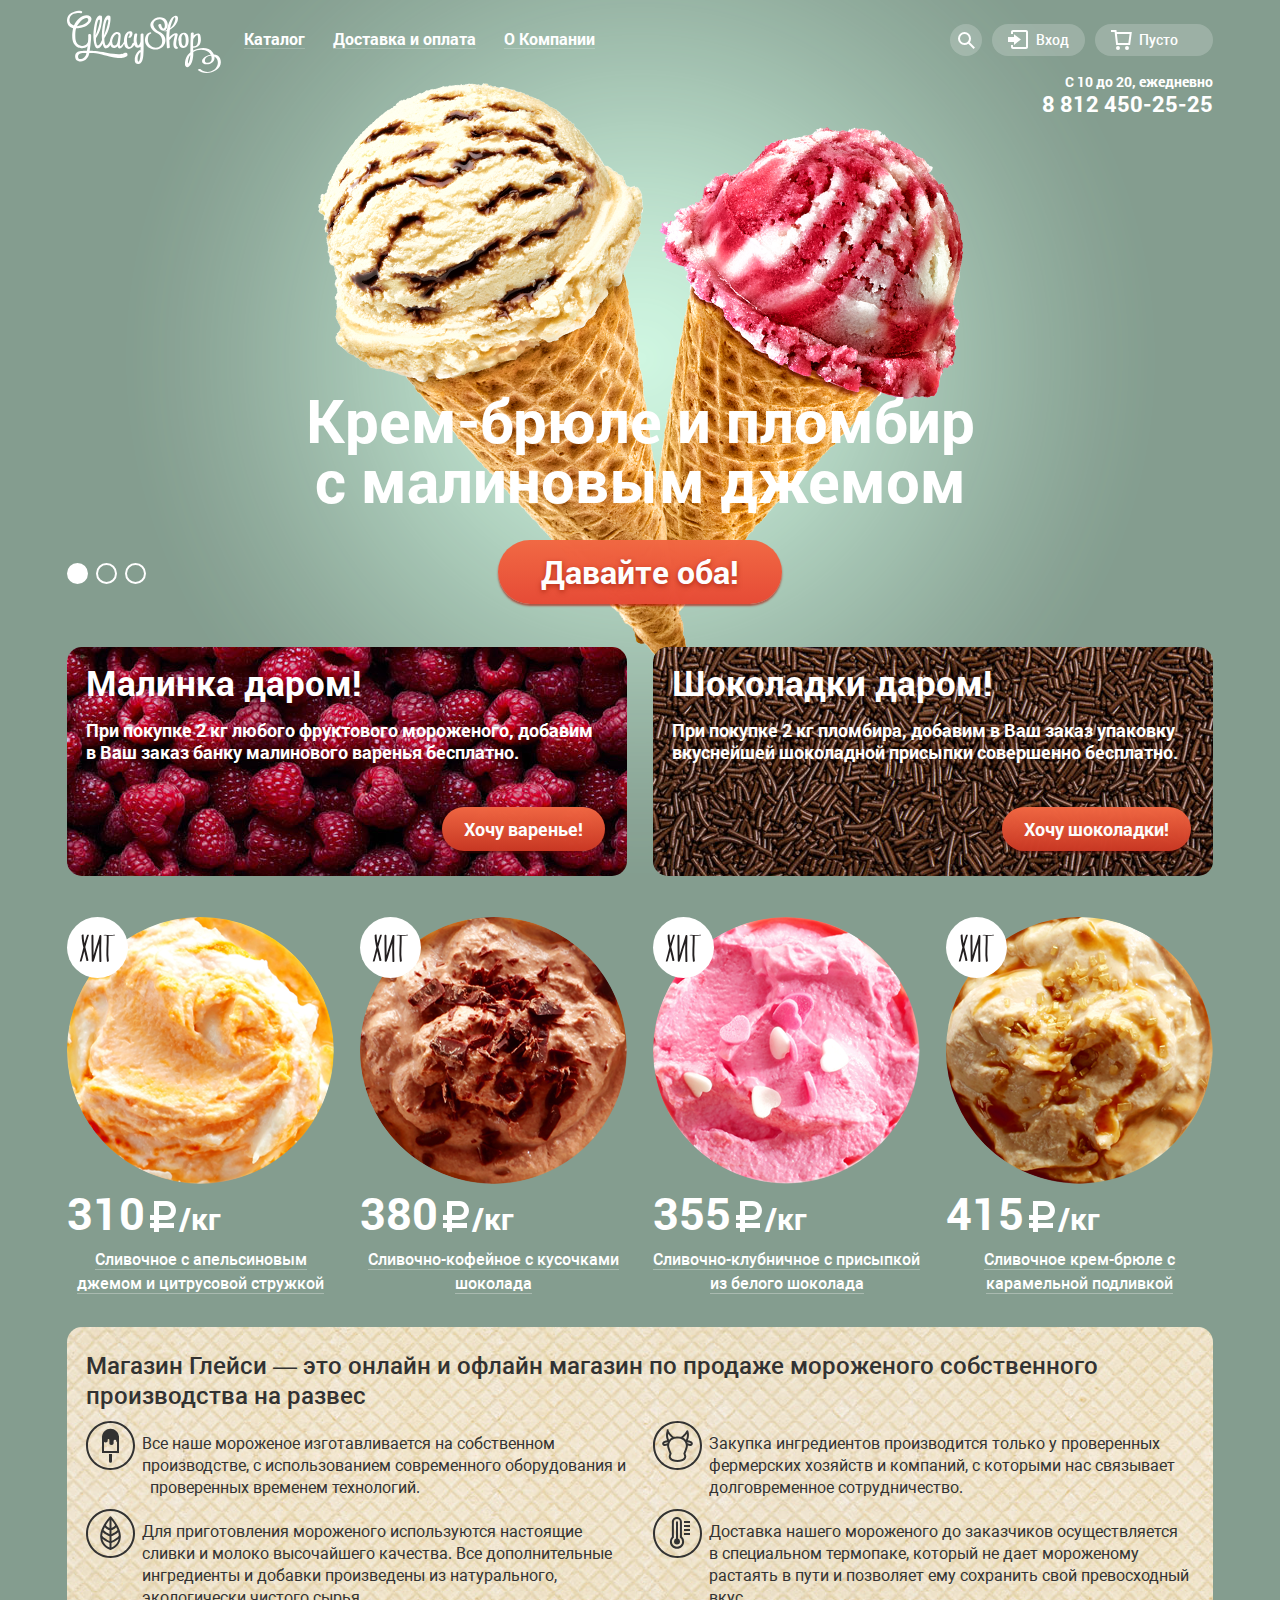
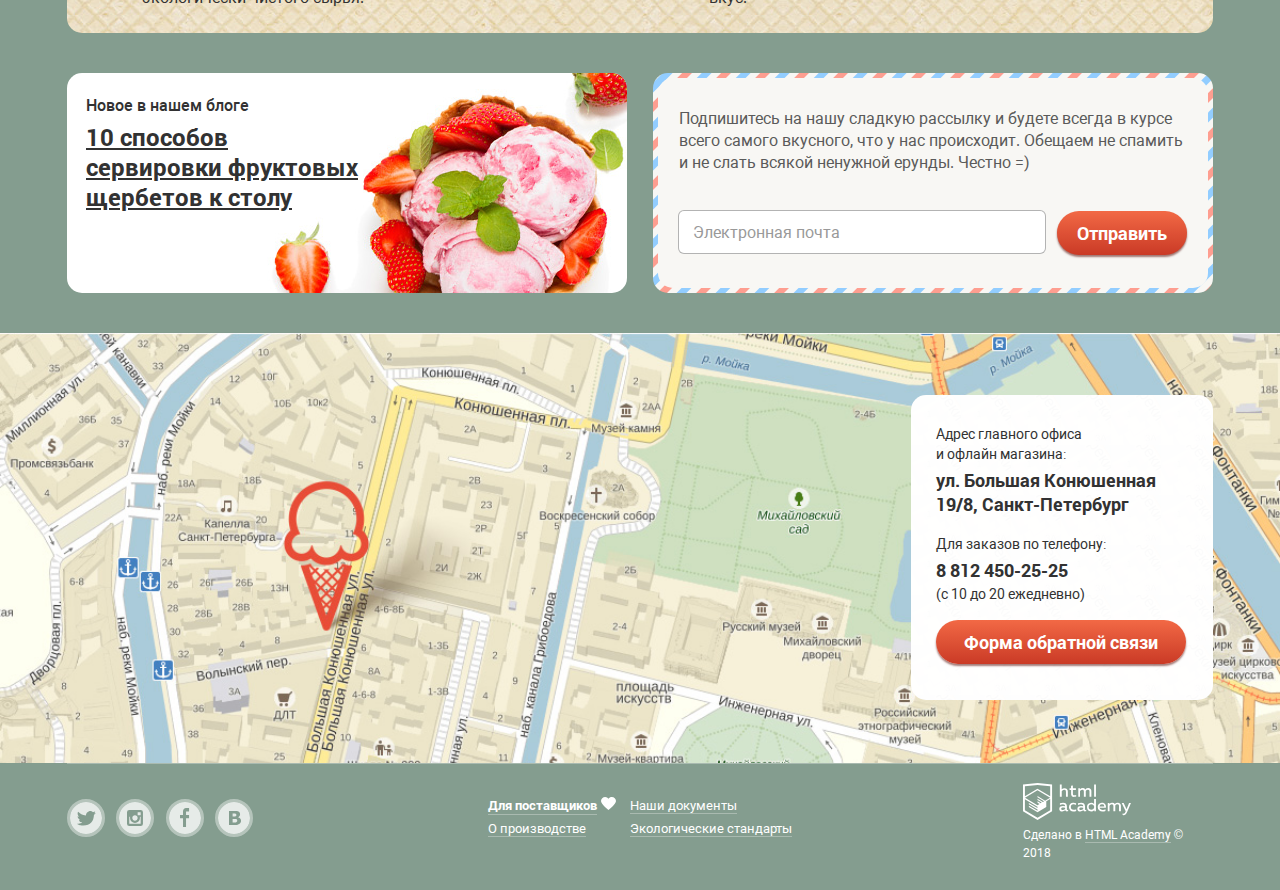
<file: index.html>
<!DOCTYPE html>
<html lang="ru">

  <head>
   <meta charset="utf-8">
   <meta name="format-detection" content="telephone=no">
   <title>Магазин мороженого Глейси</title>
   <link href="https://fonts.googleapis.com/css?family=Roboto" rel="stylesheet">
   <link href="css/normalize.css" rel="stylesheet">
   <link href="css/style.css" rel="stylesheet">
  </head>

  <body >

   <input class="slider-input" type="radio" id="special-offer-1" name="switch" checked>
   <input class="slider-input" type="radio" id="special-offer-2" name="switch">
   <input class="slider-input" type="radio" id="special-offer-3" name="switch">

   <div class="body-wrapper">
      <div class="wrapper">
        <header class="main-header container">
          <nav class="main-navigation">
            <a class="logo" href="index.html">
              <img src="img/logo.svg" width="154" height="64" alt="Gllacy Shop">
            </a>
            <ul class="site-navigation">
              <li class="site-navigation-catalog">
                <a class="site-navigation-link" href="#">Каталог</a>
                <ul class="catalog-submenu">
                  <li class="catalog-submenu-item">
                    <a href="#">Новинки</a>
                  </li>
                  <li class="catalog-submenu-item">
                    <a href="catalog.html">Сливочное</a>
                  </li>
                  <li  class="catalog-submenu-item">
                    <a href="#">Щербеты</a>
                  </li>
                  <li  class="catalog-submenu-item">
                    <a href="#">Фруктовый лед</a>
                  </li>
                  <li  class="catalog-submenu-item">
                    <a href="#">Мелорин</a>
                  </li>
                </ul>
              </li>
              <li><a class="site-navigation-link" href="#">Доставка и оплата</a></li>
              <li><a class="site-navigation-link" href="#">О Компании</a></li>
            </ul>
            <ul class="user-navigation">
              <li class="user-navigation-item search">
                <a href="#">
                  <svg xmlns="http://www.w3.org/2000/svg" xmlns:xlink="http://www.w3.org/1999/xlink" width="17" height="17" viewBox="0 0 17 17"><path fill="#fff" d="M16.958 15.527L11.75 10.32A6.455 6.455 0 0 0 13 6.5 6.5 6.5 0 1 0 6.5 13a6.465 6.465 0 0 0 3.839-1.263l5.205 5.204 1.414-1.414zM6.5 11C4.019 11 2 8.981 2 6.5S4.019 2 6.5 2 11 4.019 11 6.5 8.981 11 6.5 11z"/></svg>
                </a>
                <section class="popup popup-search">
                  <h2 class="visually-hidden">Форма поиска</h2>
                  <form class="search-form" action="index.html" method="post">
                    <div class="popup-container ">
                      <input class="search-field popup-field" id="search-field" type="search" name="search" value="" placeholder="Что ищем?" required>
                      <label class="popup-label" for="search-field">Что ищем?</label>
                      <input class="visually-hidden" type="submit" name="search" value="Искать">
                    </div>
                  </form>
                </section>
              </li>
              <li class="user-navigation-item login-link">
                <a href="#">
                  <svg xmlns="http://www.w3.org/2000/svg" xmlns:xlink="http://www.w3.org/1999/xlink" width="21" height="19" viewBox="0 0 21 19"><g fill="#000"><path d="M6 14.875L12.917 9.5 6 4.125v2.917H-.042v4.917H6z"/><path d="M18 0H5C3.9 0 3 .9 3 2v2h2V2h13v15H5v-2H3v2c0 1.1.9 2 2 2h13c1.1 0 2-.9 2-2V2c0-1.1-.9-2-2-2z"/></g></svg>
                  Вход                            
                </a>
                <section class="popup popup-login">
                  <h2 class="visually-hidden">Форма входа</h2>
                  <form class="login-form" action="index.html" method="post">
                    <div class="popup-container">
                      <input class="login-email popup-field" id="login-email" type="email" name="login" placeholder="Электронная почта" required>
                      <label class="popup-label" for="login-email">Электронная почта</label>
                    </div>
                    <div class="popup-container">
                      <input class="login-password popup-field" id="login-password" type="password" name="password" placeholder="Пароль" required>
                      <label class="popup-label" for="login-password">Пароль</label>
                    </div>
                    <button class="button login-button" type="submit">Войти</button>
                    <ul class="login-list">
                      <li class="login-item">
                        <a href="#">Забыли пароль?</a>
                      </li>
                      <li class="login-item">
                        <a href="#">Новая регистрация</a>
                      </li>
                    </ul>
                  </form>
                </section>
              </li>
              <li class="user-navigation-item basket empty">
               <section class="popup popup-basket">
                <div class="basket-container">
                  <h2 class="visually-hidden">Корзина</h2>
                  <table class="basket-table">
                    <tr class="basket-table-item">
                      <td class="column-1 cell">
                        <a class="popup-close" href="#"><span class="visually-hidden">Отменить</span></a>
                      </td>
                      <td class="column-2 cell">
                        <img src="img/creamy-orange-little.jpg" width="33" height="33" alt="Пломбир с апельсиновым джемом">
                      </td>
                      <td class="column-3 cell">Пломбир с апельсиновым джемом</td>
                      <td class="column-4 cell">1,5 кг &times; <span>200 руб.</span></td>
                      <td class="column-5 cell">300 руб.</td>
                    </tr>
                    <tr class="basket-table-item">
                      <td class="column-1 cell">
                        <a class="popup-close" href="#"><span class="visually-hidden">Отменить</span></a>
                      </td>
                      <td class="column-2 cell">
                        <img src="img/creamy-straw-little.jpg" width="33" height="33" alt="Клубничный пломбир с присыпкой из белого шоколада">
                      </td>
                      <td class="column-3 cell">Клубничный пломбир с присыпкой из белого шоколада</td>
                      <td class="column-4 cell">1,5 кг &times; <span>300 руб.</span></td>
                      <td class="column-5 cell">450 руб.</td>
                    </tr>
                  </table>
                  <b>Итого: 750 руб.</b>
                  <a class="button basket-button" href="#">Оформить заказ</a>
                </div>
              </section>
              <a href="#">
                <svg xmlns="http://www.w3.org/2000/svg" width="21" height="20" viewBox="0 0 21 20"><g fill="#FFF"><path d="M5.657 2.031L5.422 0H0v2h3.64l1.5 13h13.988l1.699-12.969H5.657zM17.372 13H6.922L5.888 4.031h12.66L17.372 13z"/><circle cx="6.984" cy="18" r="2"/><circle cx="15.984" cy="18" r="2"/></g></svg>
                Пусто
              </a>
            </li>
          </ul>
        </nav>
          <p class="header-contacts">
            С 10 до 20, ежедневно
          <span>8 812 450-25-25</span>
          </p>
        </header>
      </div>
   
      <main class="wrapper">
        <h1 class="visually-hidden">Магазин мороженого Глейси</h1>
        <div class="container">
          <section class="slider">
            <h2 class="visually-hidden">Специальные предложения</h2>
            <h3 class="special-offer-heading special-offer-heading-1">
             Крем-брюле и&nbsp;пломбир с малиновым джемом
            </h3>
            <h3 class="special-offer-heading special-offer-heading-2">
             Шоколадный пломбир и&nbsp;лимонный сорбет
            </h3>
            <h3 class="special-offer-heading special-offer-heading-3">
             Пломбир с помадкой и&nbsp;клубничный щербет
            </h3>
            <a class="button special-offer-button" href="#">Давайте оба!</a>
              <div class="choice">
               <label for="special-offer-1"></label>
               <label for="special-offer-2"></label>
               <label for="special-offer-3"></label>
              </div>
          </section>
          <section class="presents">
              <h2 class="visually-hidden">Подарки</h2>	              
              <div class="half-page-columns">	              
                <div class="present present-rasp">	                
                  <h3 class="present-heading">Малинка даром!</h3>	                  
                  <p>При покупке 2 кг любого фруктового мороженого, добавим в&nbsp;Ваш заказ банку малинового варенья бесплатно.</p>	                 
                  <a class="button present-button" href="#">Хочу варенье!</a>	                  
                </div>	                
                <div class="present present-chocolate">	                
                  <h3 class="present-heading">Шоколадки даром!</h3>	                  
                  <p>При покупке 2 кг пломбира, добавим в Ваш заказ упаковку вкуснейшей шоколадной присыпки совершенно бесплатно.</p>	                  
                  <a class="button present-button" href="#">Хочу шоколадки!</a>	                  
                </div>	               
              </div>	              
            </section>	            
          </div>	          
        <section class="hits">
          <h2 class="visually-hidden">Хиты продаж</h2>
          <article class="hit item">
            <img src="img/1.png" width="267" height="267" alt="Сливочное с апельсиновым джемом и цитрусовой стружкой">
            <p class="price">
              310<span>/кг</span>
            </p>
            <h3 class="item-heading">
              <a href="#">
               Сливочное с апельсиновым джемом и цитрусовой стружкой
              </a>
            </h3>
            <a class="button item-button" href="#">Быстрый просмотр</a>
          </article>
          <article class="hit item">
            <img src="img/2.png" width="267" height="267" alt="Сливочно-кофейное с кусочками шоколада">
            <p class="price">
              380<span>/кг</span>
            </p>
            <h3 class="item-heading">
              <a href="#">
               Сливочно-кофейное с кусочками шоколада
              </a>
            </h3>
            <a class="button item-button" href="#">Быстрый просмотр</a>
          </article>
          <article class="hit item">
            <img src="img/3.png" width="267" height="267" alt="Сливочно-клубничное с присыпкой из белого шоколада">
            <p class="price">
              355<span>/кг</span>
            </p>
            <h3 class="item-heading">
              <a href="#">
               Сливочно-клубничное с присыпкой из белого шоколада
              </a>
            </h3>
            <a class="button item-button" href="#">Быстрый просмотр</a>
          </article>
          <article class="hit item">
            <img src="img/4.png" width="267" height="267" alt="Сливочное крем-брюле с карамельной подливкой">
            <p class="price">
              415<span>/кг</span>
            </p>
            <h3 class="item-heading">
              <a href="#">
               Сливочное крем-брюле с карамельной подливкой
              </a>
            </h3>
            <a class="button item-button" href="#">Быстрый просмотр</a>
          </article>
        </section>
        <div class="container">
          <section class="features">
            <h2 class="features-heading">Магазин Глейси — это онлайн и офлайн магазин по продаже мороженого собственного производства на развес</h2>
            <ul class="features-list">
              <li class="feature-item ice-cream">
                Все наше мороженое изготавливается на собственном производстве, с использованием современного оборудования и &nbsp; проверенных временем технологий.
              </li>
              <li class="feature-item cow">
                Закупка ингредиентов производится только у проверенных фермерских хозяйств и компаний, с которыми нас связывает долговременное сотрудничество.
              </li>
              <li class="feature-item leaf">
                Для приготовления мороженого используются настоящие сливки и молоко высочайшего качества. Все дополнительные ингредиенты и добавки произведены из натурального, экологически чистого сырья.
              </li>
              <li class="feature-item thermometer">
                Доставка нашего мороженого до заказчиков осуществляется &nbsp; в специальном термопаке, который не дает мороженому растаять в пути и позволяет ему сохранить свой превосходный вкус.
              </li>
            </ul>      
          </section>
          <div class="post-subscription">
            <article class="new-post">
              <h2 class="visually-hidden">Блог</h2>
              <p>Новое в нашем блоге</p>
              <h3 class="article-title">
                <a href="#">10 способов сервировки фруктовых щербетов к столу</a>
              </h3>
            </article>
            <section class="subscription">
              <div class="subscription-wrapper">
                <h2 class="visually-hidden">Подписка на рассылку</h2>
                <p class="subscription-info">Подпишитесь на нашу сладкую рассылку и будете всегда в курсе всего самого вкусного, что у нас происходит. Обещаем не спамить и&nbsp;не слать всякой ненужной ерунды. Честно =)</p>
                <form class="subscription-form" action="index.html" method="post">
                  <div class="subscription-container">
                    <input class="subscription-email" id="subscription-email" type="email" name="email" placeholder="Электронная почта" required>
                    <label class="subscription-label" for="subscription-email">Электронная почта</label>
                  </div>
                  <button class="button subscription-button" type="submit">Отправить</button>
                </form>
              </div>
            </section>
          </div>
        </div>
        <section class="location">
          <h2 class="visually-hidden">Расположение</h2>
          <div class="map">
            <div class="container-location">
              <section class="contacts">
                <h2 class="visually-hidden">Контакты</h2>
                <p>
                 Адрес главного офиса<br>
                 и офлайн магазина:
                 <b>ул. Большая Конюшенная<br>
                 19/8, Санкт-Петербург</b>
                </p>
                <p>
                 Для заказов по телефону:
                 <b>8 812 450-25-25</b>
                 (с 10 до 20 ежедневно)
                </p>
                <a class="button contacts-button" href="feedback.html">Форма обратной связи</a>
              </section>
            </div>
            <iframe src="https://www.google.com/maps/embed?pb=!1m18!1m12!1m3!1d1998.5991043651616!2d30.32089461620893!3d59.938794181876204!2m3!1f0!2f0!3f0!3m2!1i1024!2i768!4f13.1!3m3!1m2!1s0x4696310fca5ba729%3A0xea9c53d4493c879f!2z0JHQvtC70YzRiNCw0Y8g0JrQvtC90Y7RiNC10L3QvdCw0Y8g0YPQuy4sIDE5LCDQodCw0L3QutGCLdCf0LXRgtC10YDQsdGD0YDQsywgMTkxMTg2!5e0!3m2!1sru!2sru!4v1504556575707" allowfullscreen></iframe>
          </div>
        </section>
      </main>
      <footer class="main-footer inner container"> <!-- добавлен inner, т.к. на странице каталога над футером есть горизонтальная полоса -->
        <div class="footer-social">
          <h3 class="visually-hidden">Магазин Глейси в социальных сетях</h3>
          <ul>
            <li>
              <a class="social-button social-button-tw" href="#">
                <span class="visually-hidden">Твиттер</span>
                <svg xmlns="http://www.w3.org/2000/svg" width="32" height="32" viewBox="0 0 32 32"><path fill="#FFF" d="M16 0C7.164 0 0 7.164 0 16c0 8.837 7.164 16 16 16 8.837 0 16-7.163 16-16 0-8.836-7.163-16-16-16zm7.944 12.809c-.251 6.516-3.463 10.832-10.992 10.702h-.486c-.447 0-4.543-.443-5.344-1.823 2.479.19 4.247-.406 5.12-1.136-1.048-.289-2.923-.461-3.251-2.848.384.104.618.221 1.299.113-1.307-.824-2.758-1.519-2.679-3.643.311.317 1.164.518 1.46.457-.768-.233-2.149-3.244-.974-4.781 1.984 1.79 4.075 3.482 7.804 3.643.227-2.214 1.24-3.699 3.168-4.325 1.84-.479 3.255.26 3.901 1.138.737-.224 1.453-.466 2.193-.685-.004.833-.569 1.463-.935 1.709.747.165 1.423-.475 1.423-.475-.184.963-1.094 1.725-1.707 1.954z"/></svg>
              </a>
            </li>
            <li>
              <a class="social-button social-button-ig" href="#">
                <span class="visually-hidden">Инстаграм</span>
                <svg xmlns="http://www.w3.org/2000/svg" width="32" height="32" viewBox="0 0 32 32"><g fill="#FFF"><path d="M20.916 16a4.938 4.938 0 1 1-9.877 0c0-.394.051-.773.138-1.14h-.897v6.838h11.396V14.86h-.897c.086.367.137.746.137 1.14z"/><path d="M15.978 18.659c1.466 0 2.659-1.193 2.659-2.659s-1.193-2.659-2.659-2.659c-1.466 0-2.659 1.193-2.659 2.659s1.192 2.659 2.659 2.659zM18.637 10.302h3.039v3.039h-3.039z"/><path d="M16 0C7.164 0 0 7.164 0 16c0 8.837 7.164 16 16 16 8.837 0 16-7.163 16-16 0-8.836-7.163-16-16-16zm7.955 21.698a2.285 2.285 0 0 1-2.279 2.279H10.279A2.285 2.285 0 0 1 8 21.698V10.302a2.286 2.286 0 0 1 2.279-2.279h11.396a2.286 2.286 0 0 1 2.279 2.279v11.396z"/></g></svg>
              </a>
            </li>
            <li>
              <a class="social-button social-button-fb" href="#">
                <span class="visually-hidden">Фейсбук</span>
                <svg xmlns="http://www.w3.org/2000/svg" width="32" height="32" viewBox="0 0 32 32"><path fill="#FFF" d="M16 0C7.164 0 0 7.163 0 16s7.164 16 16 16c8.837 0 16-7.164 16-16S24.837 0 16 0zm4.062 9.455h-3.021v3.444h3.021v3.445h-3.021v8.61H14.02v-8.61H11v-3.445h3.021V9.455c0-1.902 1.353-3.445 3.021-3.445h3.021v3.445z"/></svg>
              </a>
            </li>
            <li>
              <a class="social-button social-button-vk" href="#">
                <span class="visually-hidden">Вконтакте</span>
                <svg xmlns="http://www.w3.org/2000/svg" width="32" height="32" viewBox="0 0 32 32"><g fill="#FFF"><path d="M16.637 14.495c.402-.019.719-.082.951-.188.326-.145.54-.33.641-.559.101-.229.15-.496.15-.797 0-.232-.058-.465-.174-.697-.116-.232-.322-.405-.617-.517-.264-.1-.592-.155-.984-.165a76.242 76.242 0 0 0-1.652-.014h-.339v2.965h.565c.571 0 1.057-.009 1.459-.028zM18.118 17.084c-.282-.081-.672-.125-1.166-.132a127.97 127.97 0 0 0-1.55-.009h-.79v3.493h.264c1.014 0 1.74-.003 2.18-.009a3.2 3.2 0 0 0 1.212-.245c.377-.157.633-.364.774-.625s.214-.562.214-.9c0-.446-.088-.788-.261-1.03-.17-.241-.464-.423-.877-.543z"/><path d="M16 0C7.164 0 0 7.164 0 16c0 8.837 7.164 16 16 16 8.837 0 16-7.163 16-16 0-8.836-7.163-16-16-16zm6.602 20.531a3.73 3.73 0 0 1-1.124 1.327c-.552.415-1.161.71-1.823.886s-1.501.264-2.519.264h-6.121V8.987h5.443c1.13 0 1.957.038 2.48.113a5.126 5.126 0 0 1 1.561.5c.533.27.929.632 1.189 1.087.26.455.392.975.392 1.558 0 .678-.179 1.278-.536 1.795-.358.518-.863.92-1.517 1.208v.075c.917.182 1.642.559 2.179 1.13.537.571.807 1.325.807 2.261 0 .678-.138 1.283-.411 1.817z"/></g></svg>
              </a>
            </li>
          </ul>
        </div>
        <div class="footer-info">
          <h3 class="visually-hidden">Информация</h3>
          <ul class="footer-info-list">
            <li class="footer-info-item">
              <a class="heart" href="#">Для поставщиков</a>
              <svg xmlns="http://www.w3.org/2000/svg" width="15" height="13" viewBox="0 0 15 13"><path fill="#FFF" d="M10.799 0c-1.35 0-2.551.65-3.3 1.661A4.097 4.097 0 0 0 4.199 0C1.875 0 0 1.806 0 4.044 0 7.223 7.499 13 7.499 13s7.499-5.777 7.499-8.956C14.998 1.806 13.123 0 10.799 0z"/></svg>
            </li>
            <li class="footer-info-item">
              <a href="#">Наши документы</a>
            </li>
            <li class="footer-info-item">
              <a href="#">О производстве</a>
            </li>
            <li class="footer-info-item">
              <a href="#">Экологические стандарты</a>
            </li>
          </ul>
        </div>
        <div class="footer-copyright">
          <a class="logo-html-academy" href="#">
            <svg id="Layer_1" data-name="Layer 1" xmlns="http://www.w3.org/2000/svg" width="108" height="39" viewBox="0 0 108.08 36.85"><title>logo-htmlacademy-small1</title><path d="M44.61,26.88a2,2,0,0,0,.55-0.1v1.33a3.25,3.25,0,0,1-1.18.21,1.67,1.67,0,0,1-1.67-1,4.84,4.84,0,0,1-3.14,1.08c-1.51,0-2.91-.83-2.91-2.55,0-2.13,2-2.79,3.71-2.79a11.08,11.08,0,0,1,2.17.25v-0.3c0-1-.76-1.77-2.19-1.77a7.42,7.42,0,0,0-3,.64v-1.7a10.21,10.21,0,0,1,3.19-.55c2.36,0,3.81,1.12,3.81,3.65v3a0.54,0.54,0,0,0,.49.59h0.17Zm-6.44-1.13A1.35,1.35,0,0,0,39.63,27h0.11a3.39,3.39,0,0,0,2.41-1V24.58a9.72,9.72,0,0,0-1.81-.21c-1,0-2.16.33-2.16,1.38h0Zm12.36-6.11a5,5,0,0,1,2.57.64V22a4.08,4.08,0,0,0-2.3-.7,2.75,2.75,0,1,0,0,5.49,5,5,0,0,0,2.43-.64v1.71a6.27,6.27,0,0,1-2.76.57A4.21,4.21,0,0,1,46,24.51q0-.21,0-0.41a4.32,4.32,0,0,1,4.18-4.46h0.38Zm12.17,7.24a2,2,0,0,0,.55-0.1v1.33a3.25,3.25,0,0,1-1.18.21,1.67,1.67,0,0,1-1.67-1,4.84,4.84,0,0,1-3.14,1.08c-1.51,0-2.91-.83-2.91-2.55,0-2.13,2-2.79,3.71-2.79a11.08,11.08,0,0,1,2.17.25v-0.3c0-1-.76-1.77-2.19-1.77a7.42,7.42,0,0,0-3,.64v-1.7a10.21,10.21,0,0,1,3.19-.55c2.36,0,3.81,1.12,3.81,3.65v3a0.54,0.54,0,0,0,.49.59h0.17Zm-6.44-1.13A1.35,1.35,0,0,0,57.73,27h0.11a3.39,3.39,0,0,0,2.41-1V24.58a9.72,9.72,0,0,0-1.81-.21c-1.06,0-2.16.33-2.16,1.38h0ZM73,16V28.2H71.35V26.88a3.88,3.88,0,0,1-3.19,1.54,4.4,4.4,0,0,1,0-8.78,3.81,3.81,0,0,1,3,1.3V16H73Zm-4.53,5.22a2.76,2.76,0,1,0,0,5.52A2.86,2.86,0,0,0,71.15,25V23A2.91,2.91,0,0,0,68.49,21.27ZM79,19.64c3.31,0,4.46,2.68,3.92,5.09H76.7c0.21,1.5,1.67,2.11,3.19,2.11a6.11,6.11,0,0,0,2.64-.59v1.6a7.14,7.14,0,0,1-3,.57C77,28.42,74.78,27,74.78,24a4.18,4.18,0,0,1,4-4.39H79Zm0.09,1.54a2.28,2.28,0,0,0-2.44,2.1v0.06H81.3A2,2,0,0,0,79.13,21.18Zm5.73,7V19.87h1.65v1a3.81,3.81,0,0,1,2.78-1.27A2.86,2.86,0,0,1,91.89,21a4.12,4.12,0,0,1,2.91-1.33A3.06,3.06,0,0,1,98,23V28.2h-1.9V23.05a1.59,1.59,0,0,0-1.42-1.75H94.42a2.8,2.8,0,0,0-2.07,1.12V28.2h-1.9V23.05A1.59,1.59,0,0,0,89,21.31H88.8a3,3,0,0,0-2.21,1.29v5.63H84.86Zm21.31-8.33h1.9l-3.91,9.46c-0.9,2.17-2.09,2.86-3.35,2.86a4.76,4.76,0,0,1-1.1-.14V30.46a2.86,2.86,0,0,0,.85.12c0.9,0,1.58-.64,2.07-1.9l0.17-.42-4-8.4h2l2.86,6.29ZM38.73,1.46V6.22a3.81,3.81,0,0,1,2.7-1.14,3.25,3.25,0,0,1,3.44,3.4v5.15H43V8.72a1.81,1.81,0,0,0-1.61-2h-0.3a2.93,2.93,0,0,0-2.32,1.39v5.52h-1.9V1.46h1.9ZM49.94,2.31v3h3V6.91h-3v3.81c0,1.1.5,1.46,1.58,1.46a4.49,4.49,0,0,0,1.69-.33v1.6A6.8,6.8,0,0,1,51,13.8a2.55,2.55,0,0,1-2.86-2.74V6.89H46.58V5.26h1.5V2.74Zm5.4,11.31V5.28H57v1A3.81,3.81,0,0,1,59.77,5a2.86,2.86,0,0,1,2.6,1.33A4.12,4.12,0,0,1,65.28,5,3.06,3.06,0,0,1,68.44,8.4v5.21h-1.9V8.46a1.59,1.59,0,0,0-1.42-1.75H64.89a2.8,2.8,0,0,0-2.07,1.12v5.78h-1.9V8.46A1.59,1.59,0,0,0,59.5,6.71H59.27A3,3,0,0,0,57.06,8v5.63H55.34ZM71.17,1.45H73V13.6H71.17V1.45ZM14.71,0H14.55L0,1.54V28.21l14.55,8.66,14.55-8.66V1.54Zm12.5,27.1L14.55,34.64,1.9,27.12V16.18l12.59,7.5V25L5.86,19.9v1.31l8.68,5.21v1.39L5.87,22.65V24l8.68,5.21,8.75-5.24V18.31L27.2,16V27.12Zm0-12.53-3.48,2-1.6,1L14.51,13v1.31L21,18.23H21l-0.14.09-1,.54-5.37-3.2V17l4.24,2.52-1,.67-3.2-1.9v1.31l2.1,1.24L14.5,22.1,2,14.65,14.51,7.11Zm0-1.32L14.49,5.76,1.91,13.25v-10L14.56,1.92,27.21,3.25v10h0Z" transform="translate(0 -0.02)" fill="#fff"/></svg>
          </a>
          <p class="academy">Сделано в <a href="https://htmlacademy.ru">HTML Academy</a> &copy; 2018</p>
        </div>
      </footer>
    </div>
  </body>
</html>
</file>
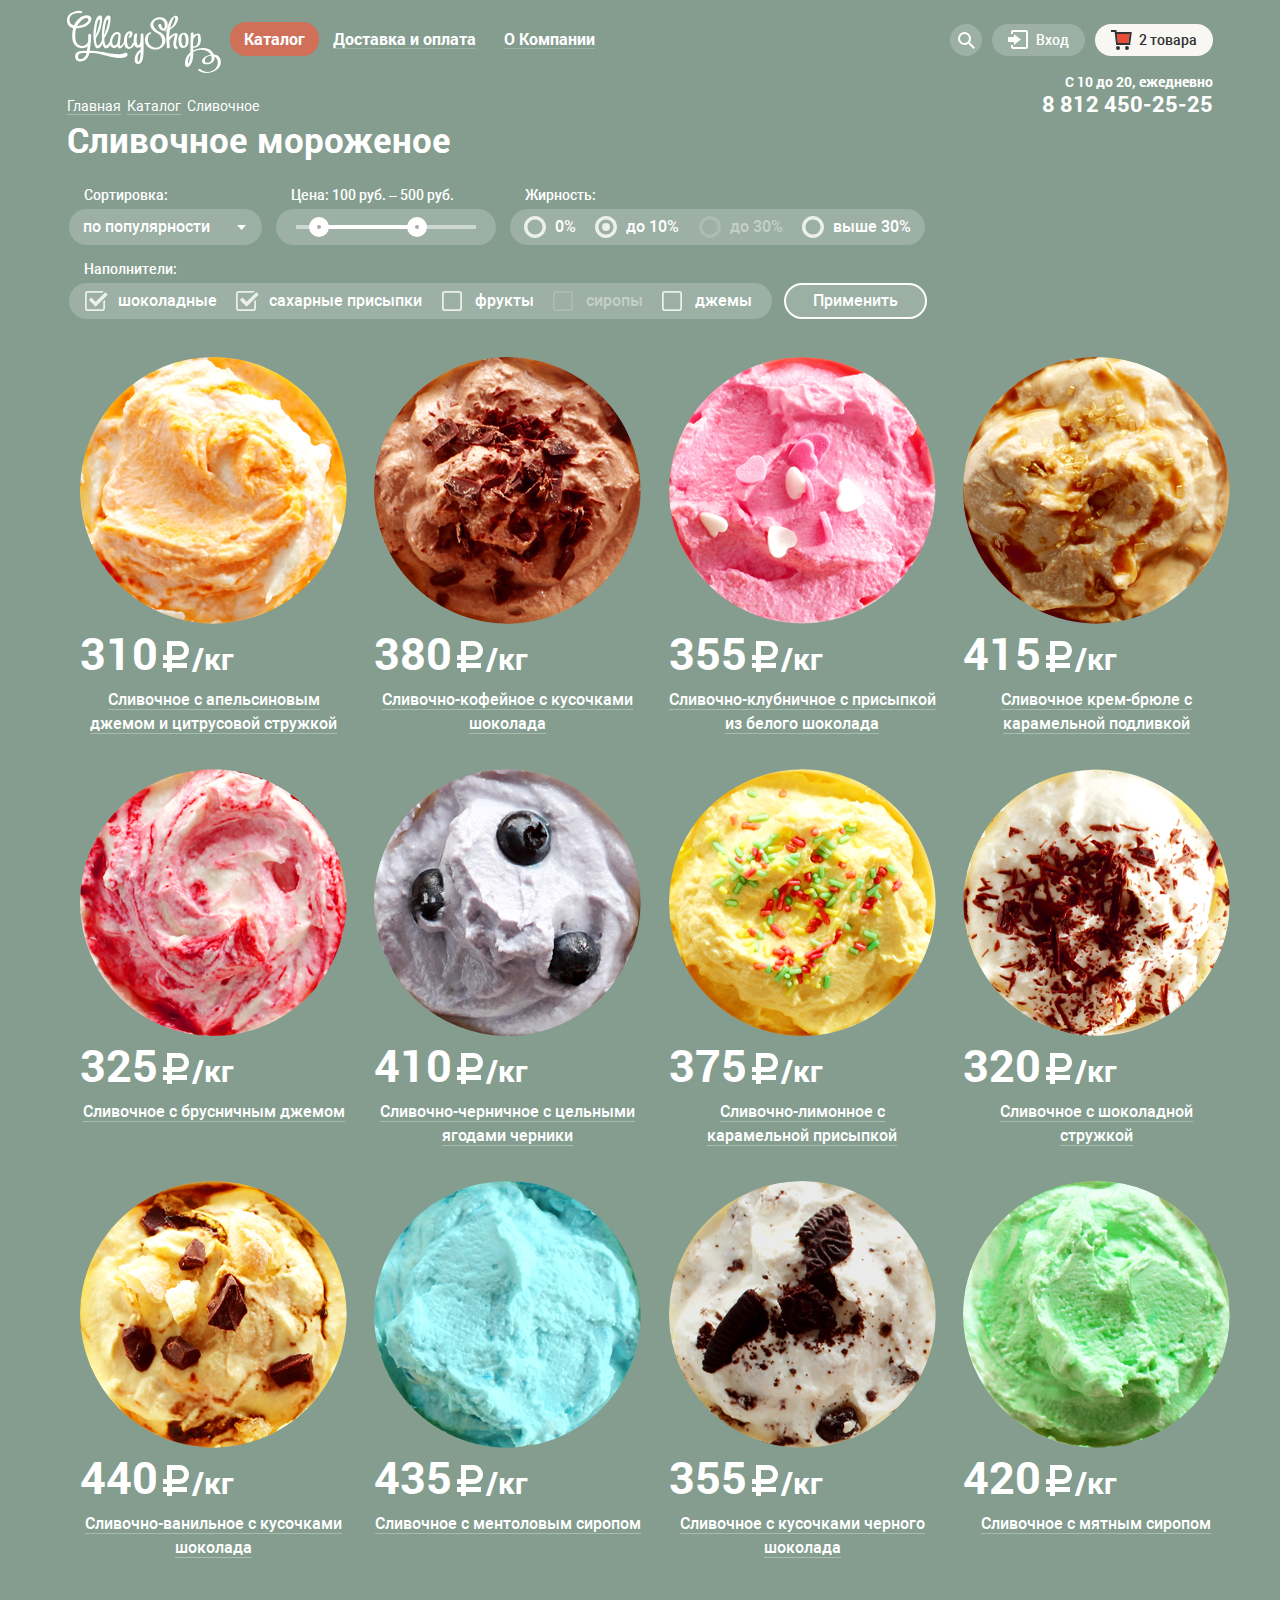
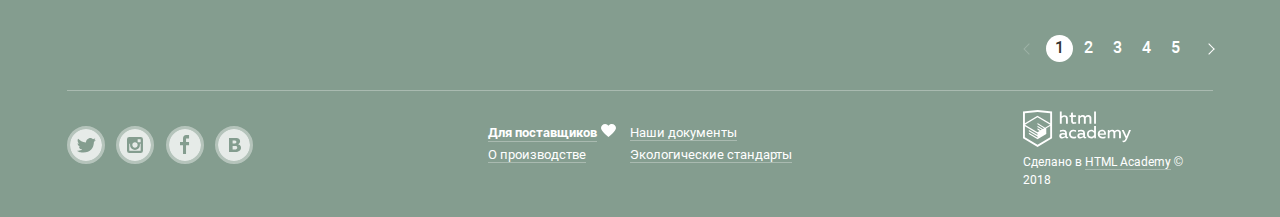
<file: catalog.html>
<!DOCTYPE html>
<html lang="ru">
  <head>
    <meta charset="utf-8">
    <meta name="format-detection" content="telephone=no">
    <title>Магазин мороженого Глейси Каталог</title>
    <link href="https://fonts.googleapis.com/css?family=Roboto" rel="stylesheet">
    <link href="css/normalize.css" rel="stylesheet">
    <link href="css/style.css" rel="stylesheet">
  </head>

  <body >
    <div class="wrapper">
      <header class="main-header container">
        <nav class="main-navigation">
          <a class="logo" href="index.html">
            <img src="img/svg/logo.svg" width="154" height="64" alt="Логотип магазина мороженого Глейси">
          </a>
          <ul class="site-navigation">
            <li class="site-navigation-catalog">
              <a class="site-navigation-link site-navigation-current" href="#">Каталог</a>
              <ul class="catalog-submenu">
                <li class="catalog-submenu-item">
                  <a href="#">Новинки</a>
                </li>
                <li class="catalog-submenu-item-current">
                  <a href="#">Сливочное</a>
                </li>
                <li class="catalog-submenu-item">
                  <a href="#">Щербеты</a>
                </li>
                <li class="catalog-submenu-item">
                  <a href="#">Фруктовый лед</a>
                </li>
                <li class="catalog-submenu-item">
                  <a href="#">Мелорин</a>
                </li>
              </ul>
            </li>
              <li><a class="site-navigation-link" href="#">Доставка и оплата</a></li>
              <li><a class="site-navigation-link" href="#">О Компании</a></li>
          </ul>

          <ul class="user-navigation">
            <li class="user-navigation-item search">
              <a href="#">
                <svg xmlns="http://www.w3.org/2000/svg" xmlns:xlink="http://www.w3.org/1999/xlink" width="17" height="17" viewBox="0 0 17 17"><path fill="#fff" d="M16.958 15.527L11.75 10.32A6.455 6.455 0 0 0 13 6.5 6.5 6.5 0 1 0 6.5 13a6.465 6.465 0 0 0 3.839-1.263l5.205 5.204 1.414-1.414zM6.5 11C4.019 11 2 8.981 2 6.5S4.019 2 6.5 2 11 4.019 11 6.5 8.981 11 6.5 11z"/></svg>
              </a>
              <section class="popup popup-search">
                <h2 class="visually-hidden">Форма поиска</h2>
                <form class="search-form" action="index.html" method="post">
                  <div class="popup-container ">
                    <input class="search-field popup-field" id="search-field" type="search" name="search" value="" placeholder="Что ищем?" required>
                    <label class="popup-label" for="search-field">Что ищем?</label>
                    <input class="visually-hidden" type="submit" name="search" value="Искать">
                  </div>
                </form>
              </section>
            </li>
            <li class="user-navigation-item login-link">
              <a href="#">
                <svg xmlns="http://www.w3.org/2000/svg" xmlns:xlink="http://www.w3.org/1999/xlink" width="21" height="19" viewBox="0 0 21 19"><g fill="#000"><path d="M6 14.875L12.917 9.5 6 4.125v2.917H-.042v4.917H6z"/><path d="M18 0H5C3.9 0 3 .9 3 2v2h2V2h13v15H5v-2H3v2c0 1.1.9 2 2 2h13c1.1 0 2-.9 2-2V2c0-1.1-.9-2-2-2z"/></g></svg>
                Вход
              </a>
            </li>
            <li class="user-navigation-item login-link">
              <section class="popup popup-login">
                <h2 class="visually-hidden">Форма входа</h2>
                <form class="login-form" action="index.html" method="post">
                  <div class="popup-container">
                    <input class="login-email popup-field" id="login-email" type="email" name="login" placeholder="Электронная почта" required>
                    <label class="popup-label" for="login-email">Электронная почта</label>
                  </div>
                  <div class="popup-container">
                    <input class="login-password popup-field" id="login-password" type="password" name="password" placeholder="Пароль" required>
                    <label class="popup-label" for="login-password">Пароль</label>
                  </div>
                  <button class="button login-button" type="submit">Войти</button>
                  <ul class="login-list">
                    <li class="login-item">
                      <a href="#">Забыли пароль?</a>
                    </li>
                    <li class="login-item">
                      <a href="#">Новая регистрация</a>
                    </li>
                  </ul>
                </form>
              </section>
            </li>
            <li class="user-navigation-item basket not-empty">
              <section class="popup popup-basket">
                <div class="basket-container">
                  <h2 class="visually-hidden">Корзина</h2>
                  <table class="basket-table">
                    <tr class="basket-table-item">
                      <td class="column-1 cell">
                        <a class="popup-close" href="#"><span class="visually-hidden">Отменить</span></a>
                      </td>
                      <td class="column-2 cell">
                        <img src="img/creamy-orange-little.jpg" width="33" height="33" alt="Пломбир с апельсиновым джемом">
                      </td>
                      <td class="column-3 cell">Пломбир с апельсиновым джемом</td>
                      <td class="column-4 cell">1,5 кг &times; <span>200 руб.</span></td>
                      <td class="column-5 cell">300 руб.</td>
                    </tr>
                    <tr class="basket-table-item">
                      <td class="column-1 cell">
                        <a class="popup-close" href="#"><span class="visually-hidden">Отменить</span></a>
                      </td>
                      <td class="column-2 cell">
                       <img src="img/creamy-straw-little.jpg" width="33" height="33" alt="Клубничный пломбир с присыпкой из белого шоколада">
                      </td>
                      <td class="column-3 cell">Клубничный пломбир с присыпкой из белого шоколада</td>
                      <td class="column-4 cell">1,5 кг &times; <span>300 руб.</span></td>
                      <td class="column-5 cell">450 руб.</td>
                    </tr>
                  </table>
                  <b>Итого: 750 руб.</b>
                  <a class="button basket-button" href="#">Оформить заказ</a>
                </div>
              </section>
              <a href="#">2 товара</a>
            </li>
          </ul>
        </nav>
        <div class="breadcrumbs-contacts">
          <ul class="breadcrumbs">
            <li><a href="index.html">Главная</a></li>
            <li><a>Каталог</a></li>
            <li class="breadcrumbs-current">Сливочное</li>
          </ul>
          <p class="header-contacts">
            С 10 до 20, ежедневно
            <span>8 812 450-25-25</span>
          </p>
        </div>
      </header>

      <main class="container">
        <section>
          <div class="wrapper">
            <h1 class="page-title">Сливочное мороженое</h1>
            <h2 class="visually-hidden">Каталог мороженого</h2>
          </div>
        </section>
        <section class="filters">
          <h2 class="visually-hidden">Фильтр товаров</h2>
          <form class="filter" method="get" action="https://echo.htmlacademy.ru">
            <fieldset class="filter-sorting">
              <legend>Сортировка:</legend>
              <div class="filter-select-wrapper">
                <select class="filter-select" name="sorting">
                  <option value="popularity" selected>по популярности</option>
                  <option value="cheap-to-high">сначала недорогие</option>
                  <option value="high-to-cheap">сначала дорогие</option>
                  <option value="fat">по жирности</option>
                </select>
              </div>
            </fieldset>
            <fieldset class="filter-price">
              <legend>Цена: 100 руб. &ndash; 500 руб.</legend>
              <div class="filter-range">
                <div class="range-controls">
                  <div class="scale">
                    <div class="bar"></div>
                  </div>
                  <div class="range-toggle range-toggle-min"></div>
                  <div class="range-toggle range-toggle-max"></div>
                </div>
              </div>
            </fieldset>
            <fieldset class="filter-fat">
              <legend>Жирность:</legend>
              <div class="filter-fat-wrapper">
                <label class="filter-radio" for="no-fat">
                  <input class="filter-input filter-input-radio visually-hidden" type="radio" name="fat" id="no-fat" value="0">
                  <span class="radio-indicator"></span>
                  0%
                </label>
                <label class="filter-radio" for="10-fat">
                  <input class="filter-input filter-input-radio visually-hidden" type="radio" name="fat" id="10-fat" value="10" checked>
                  <span class="radio-indicator"></span>
                  до 10%
                </label>
                <label class="filter-radio filter-radio-disabled" for="30-fat">
                  <input class="filter-input filter-input-radio visually-hidden" type="radio" name="fat" id="30-fat" value="30" disabled>
                  <span class="radio-indicator"></span>
                  до 30%
                </label>
                <label class="filter-radio" for="very-fat">
                  <input class="filter-input filter-input-radio visually-hidden" type="radio" name="fat" id="very-fat" value="30-plus">
                  <span class="radio-indicator"></span>
                  выше 30%
                </label>
              </div>
            </fieldset>
            <fieldset class="filter-filler">
              <legend>Наполнители:</legend>
              <div class="filter-filler-wrapper">
                <label class="filter-checkbox" for="chocolate">
                  <input class="filter-input filter-input-checkbox visually-hidden" type="checkbox" name="chocolate" id="chocolate" checked>
                  <span class="checkbox-indicator"></span>
                  шоколадные
                </label>
                <label class="filter-checkbox" for="sugar">
                  <input class="filter-input filter-input-checkbox visually-hidden" type="checkbox" name="sugar" id="sugar" checked>
                  <span class="checkbox-indicator"></span>
                  сахарные присыпки
                </label>
                <label class="filter-checkbox" for="fruit">
                  <input class="filter-input filter-input-checkbox visually-hidden" type="checkbox" name="fruit" id="fruit">
                  <span class="checkbox-indicator"></span>
                  фрукты
                </label>
                <label class="filter-checkbox filter-checkbox-disabled" for="syrup">
                  <input class="filter-input filter-input-checkbox visually-hidden" type="checkbox" name="syrup" id="syrup" disabled>
                  <span class="checkbox-indicator"></span>
                  сиропы
                </label>
                <label class="filter-checkbox" for="jam">
                  <input class="filter-input filter-input-checkbox visually-hidden" type="checkbox" name="jam" id="jam">
                  <span class="checkbox-indicator"></span>
                  джемы
                </label>
              </div>
            </fieldset>
            <button class="button filter-button" type="submit">Применить</button>
          </form>
        </section>
        <section class="catalog wrapper">
          <h2 class="visually-hidden">Каталог мороженого</h2>
          <article class="item">
           <img src="img/1.png" width="267" height="267" alt="Сливочное с апельсиновым джемом и цитрусовой стружкой">
            <p class="price">
              310<span>/кг</span>
            </p>
            <h3 class="item-heading">
              <a href="#">
                Сливочное с апельсиновым джемом и цитрусовой стружкой
              </a>
            </h3>
            <a class="button item-button" href="#">Быстрый просмотр</a>
          </article>
          <article class="item">
            <img src="img/2.png" width="267" height="267" alt="Сливочно-кофейное с кусочками шоколада">
            <p class="price">
               380<span>/кг</span>
            </p>
            <h3 class="item-heading">
              <a href="#">
                 Сливочно-кофейное с кусочками шоколада
              </a>
            </h3>
            <a class="button item-button" href="#">Быстрый просмотр</a>
          </article>
          <article class="item">
            <img src="img/3.png" width="267" height="267" alt="Сливочно-клубничное с присыпкой из белого шоколада">
            <p class="price">
              355<span>/кг</span>
            </p>
            <h3 class="item-heading">
              <a href="#">
                Сливочно-клубничное с присыпкой из белого шоколада
              </a>
            </h3>
            <a class="button item-button" href="#">Быстрый просмотр</a>
          </article>
          <article class="item">
            <img src="img/4.png" width="267" height="267" alt="Сливочное крем-брюле с карамельной подливкой">
            <p class="price">
              415<span>/кг</span>
            </p>
            <h3 class="item-heading">
              <a href="#">
                Сливочное крем-брюле с карамельной подливкой
              </a>
            </h3>
            <a class="button item-button" href="#">Быстрый просмотр</a>
          </article>
          <article class="item">
            <img src="img/5.png" width="267" height="267" alt="Сливочное с брусничным джемом">
            <p class="price">
              325<span>/кг</span>
            </p>
            <h3 class="item-heading">
              <a href="#">
               Сливочное с брусничным джемом
              </a>
            </h3>
            <a class="button item-button" href="#">Быстрый просмотр</a>
          </article>
          <article class="item">
            <img src="img/6.png" width="267" height="267" alt="Сливочно-черничное с цельными ягодами черники">
            <p class="price">
              410<span>/кг</span>
            </p>
            <h3 class="item-heading">
              <a href="#">
                Сливочно-черничное с цельными ягодами черники
              </a>
            </h3>
            <a class="button item-button" href="#">Быстрый просмотр</a>
          </article>
          <article class="item">
            <img src="img/7.png" width="267" height="267" alt="Сливочно-лимонное с карамельной присыпкой">
            <p class="price">
              375<span>/кг</span>
            </p>
            <h3 class="item-heading">
              <a href="#">
                Сливочно-лимонное с карамельной присыпкой
              </a>
            </h3>
            <a class="button item-button" href="#">Быстрый просмотр</a>
          </article>
          <article class="item">
            <img src="img/8.png" width="267" height="267" alt="Сливочное с шоколадной стружкой">
            <p class="price">
              320<span>/кг</span>
            </p>
            <h3 class="item-heading">
              <a href="#">
                Сливочное с шоколадной стружкой
              </a>
            </h3>
            <a class="button item-button" href="#">Быстрый просмотр</a>
          </article>
          <article class="item">
            <img src="img/9.png" width="267" height="267" alt="Сливочно-ванильное с кусочками шоколада">
            <p class="price">
              440<span>/кг</span>
            </p>
            <h3 class="item-heading">
              <a href="#">
                 Сливочно-ванильное с кусочками шоколада
              </a>
            </h3>
            <a class="button item-button" href="#">Быстрый просмотр</a>
          </article>
          <article class="item">
            <img src="img/10.png" width="267" height="267" alt="Сливочное с ментоловым сиропом">
            <p class="price">
              435<span>/кг</span>
            </p>
            <h3 class="item-heading">
              <a href="#">
               Сливочное с ментоловым сиропом
              </a>
            </h3>
            <a class="button item-button" href="#">Быстрый просмотр</a>
          </article>
          <article class="item">
            <img src="img/11.png" width="267" height="267" alt="Сливочное с кусочками черного шоколада">
            <p class="price">
              355<span>/кг</span>
            </p>
            <h3 class="item-heading">
              <a href="#">
               Сливочное с кусочками черного шоколада
              </a>
            </h3>
            <a class="button item-button" href="#">Быстрый просмотр</a>
          </article>
          <article class="item">
            <img src="img/12.png" width="267" height="267" alt="Сливочное с мятным сиропом">
            <p class="price">
             420<span>/кг</span>
            </p>
            <h3 class="item-heading">
              <a href="#">
                Сливочное с мятным сиропом
              </a>
            </h3>
            <a class="button item-button prev" href="#">Быстрый  просмотр</a>
          </article>  
        </section>
      </main>
  
      <div class="container">
        <ul class="pagination-list">
          <li><a class="pagination-item-prev" href="#"></a></li>
          <li class="pagination-item pagination-item-current"><a>1</a></li>
          <li class="pagination-item"><a href="#">2</a></li>
          <li class="pagination-item"><a href="#">3</a></li>
          <li class="pagination-item"><a href="#">4</a></li>
          <li class="pagination-item"><a href="#">5</a></li>
          <li><a class="pagination-item-next" href="#"></a></li>
        </ul>
      </div>
      <footer class="main-footer inner container"> <!-- добавлен inner, т.к. на странице каталога над футером есть горизонтальная полоса -->
        <div class="footer-social">
          <h3 class="visually-hidden">Магазин Глейси в социальных сетях</h3>
          <ul>
            <li>
              <a class="social-button social-button-tw" href="#">
                <span class="visually-hidden">Твиттер</span>
                <svg xmlns="http://www.w3.org/2000/svg" width="32" height="32" viewBox="0 0 32 32"><path fill="#FFF" d="M16 0C7.164 0 0 7.164 0 16c0 8.837 7.164 16 16 16 8.837 0 16-7.163 16-16 0-8.836-7.163-16-16-16zm7.944 12.809c-.251 6.516-3.463 10.832-10.992 10.702h-.486c-.447 0-4.543-.443-5.344-1.823 2.479.19 4.247-.406 5.12-1.136-1.048-.289-2.923-.461-3.251-2.848.384.104.618.221 1.299.113-1.307-.824-2.758-1.519-2.679-3.643.311.317 1.164.518 1.46.457-.768-.233-2.149-3.244-.974-4.781 1.984 1.79 4.075 3.482 7.804 3.643.227-2.214 1.24-3.699 3.168-4.325 1.84-.479 3.255.26 3.901 1.138.737-.224 1.453-.466 2.193-.685-.004.833-.569 1.463-.935 1.709.747.165 1.423-.475 1.423-.475-.184.963-1.094 1.725-1.707 1.954z"/></svg>
              </a>
            </li>
            <li>
              <a class="social-button social-button-ig" href="#">
                <span class="visually-hidden">Инстаграм</span>
                <svg xmlns="http://www.w3.org/2000/svg" width="32" height="32" viewBox="0 0 32 32"><g fill="#FFF"><path d="M20.916 16a4.938 4.938 0 1 1-9.877 0c0-.394.051-.773.138-1.14h-.897v6.838h11.396V14.86h-.897c.086.367.137.746.137 1.14z"/><path d="M15.978 18.659c1.466 0 2.659-1.193 2.659-2.659s-1.193-2.659-2.659-2.659c-1.466 0-2.659 1.193-2.659 2.659s1.192 2.659 2.659 2.659zM18.637 10.302h3.039v3.039h-3.039z"/><path d="M16 0C7.164 0 0 7.164 0 16c0 8.837 7.164 16 16 16 8.837 0 16-7.163 16-16 0-8.836-7.163-16-16-16zm7.955 21.698a2.285 2.285 0 0 1-2.279 2.279H10.279A2.285 2.285 0 0 1 8 21.698V10.302a2.286 2.286 0 0 1 2.279-2.279h11.396a2.286 2.286 0 0 1 2.279 2.279v11.396z"/></g></svg>
              </a>
            </li>
            <li>
              <a class="social-button social-button-fb" href="#">
                <span class="visually-hidden">Фейсбук</span>
                <svg xmlns="http://www.w3.org/2000/svg" width="32" height="32" viewBox="0 0 32 32"><path fill="#FFF" d="M16 0C7.164 0 0 7.163 0 16s7.164 16 16 16c8.837 0 16-7.164 16-16S24.837 0 16 0zm4.062 9.455h-3.021v3.444h3.021v3.445h-3.021v8.61H14.02v-8.61H11v-3.445h3.021V9.455c0-1.902 1.353-3.445 3.021-3.445h3.021v3.445z"/></svg>
              </a>
            </li>
            <li>
              <a class="social-button social-button-vk" href="#">
                <span class="visually-hidden">Вконтакте</span>
                <svg xmlns="http://www.w3.org/2000/svg" width="32" height="32" viewBox="0 0 32 32"><g fill="#FFF"><path d="M16.637 14.495c.402-.019.719-.082.951-.188.326-.145.54-.33.641-.559.101-.229.15-.496.15-.797 0-.232-.058-.465-.174-.697-.116-.232-.322-.405-.617-.517-.264-.1-.592-.155-.984-.165a76.242 76.242 0 0 0-1.652-.014h-.339v2.965h.565c.571 0 1.057-.009 1.459-.028zM18.118 17.084c-.282-.081-.672-.125-1.166-.132a127.97 127.97 0 0 0-1.55-.009h-.79v3.493h.264c1.014 0 1.74-.003 2.18-.009a3.2 3.2 0 0 0 1.212-.245c.377-.157.633-.364.774-.625s.214-.562.214-.9c0-.446-.088-.788-.261-1.03-.17-.241-.464-.423-.877-.543z"/><path d="M16 0C7.164 0 0 7.164 0 16c0 8.837 7.164 16 16 16 8.837 0 16-7.163 16-16 0-8.836-7.163-16-16-16zm6.602 20.531a3.73 3.73 0 0 1-1.124 1.327c-.552.415-1.161.71-1.823.886s-1.501.264-2.519.264h-6.121V8.987h5.443c1.13 0 1.957.038 2.48.113a5.126 5.126 0 0 1 1.561.5c.533.27.929.632 1.189 1.087.26.455.392.975.392 1.558 0 .678-.179 1.278-.536 1.795-.358.518-.863.92-1.517 1.208v.075c.917.182 1.642.559 2.179 1.13.537.571.807 1.325.807 2.261 0 .678-.138 1.283-.411 1.817z"/></g></svg>
              </a>
            </li>
          </ul>
        </div>
        <div class="footer-info">
          <h3 class="visually-hidden">Информация</h3>
          <ul class="footer-info-list">
            <li class="footer-info-item">
              <a class="heart" href="#">Для поставщиков</a>
              <svg xmlns="http://www.w3.org/2000/svg" width="15" height="13" viewBox="0 0 15 13"><path fill="#FFF" d="M10.799 0c-1.35 0-2.551.65-3.3 1.661A4.097 4.097 0 0 0 4.199 0C1.875 0 0 1.806 0 4.044 0 7.223 7.499 13 7.499 13s7.499-5.777 7.499-8.956C14.998 1.806 13.123 0 10.799 0z"/></svg>
            </li>
            <li class="footer-info-item">
              <a href="#">Наши документы</a>
            </li>
            <li class="footer-info-item">
              <a href="#">О производстве</a>
            </li>
            <li class="footer-info-item">
              <a href="#">Экологические стандарты</a>
            </li>
          </ul>
        </div>
        <div class="footer-copyright">
          <a class="logo-html-academy" href="#">
            <svg id="Layer_1" data-name="Layer 1" xmlns="http://www.w3.org/2000/svg" width="108" height="39" viewBox="0 0 108.08 36.85"><title>logo-htmlacademy-small1</title><path d="M44.61,26.88a2,2,0,0,0,.55-0.1v1.33a3.25,3.25,0,0,1-1.18.21,1.67,1.67,0,0,1-1.67-1,4.84,4.84,0,0,1-3.14,1.08c-1.51,0-2.91-.83-2.91-2.55,0-2.13,2-2.79,3.71-2.79a11.08,11.08,0,0,1,2.17.25v-0.3c0-1-.76-1.77-2.19-1.77a7.42,7.42,0,0,0-3,.64v-1.7a10.21,10.21,0,0,1,3.19-.55c2.36,0,3.81,1.12,3.81,3.65v3a0.54,0.54,0,0,0,.49.59h0.17Zm-6.44-1.13A1.35,1.35,0,0,0,39.63,27h0.11a3.39,3.39,0,0,0,2.41-1V24.58a9.72,9.72,0,0,0-1.81-.21c-1,0-2.16.33-2.16,1.38h0Zm12.36-6.11a5,5,0,0,1,2.57.64V22a4.08,4.08,0,0,0-2.3-.7,2.75,2.75,0,1,0,0,5.49,5,5,0,0,0,2.43-.64v1.71a6.27,6.27,0,0,1-2.76.57A4.21,4.21,0,0,1,46,24.51q0-.21,0-0.41a4.32,4.32,0,0,1,4.18-4.46h0.38Zm12.17,7.24a2,2,0,0,0,.55-0.1v1.33a3.25,3.25,0,0,1-1.18.21,1.67,1.67,0,0,1-1.67-1,4.84,4.84,0,0,1-3.14,1.08c-1.51,0-2.91-.83-2.91-2.55,0-2.13,2-2.79,3.71-2.79a11.08,11.08,0,0,1,2.17.25v-0.3c0-1-.76-1.77-2.19-1.77a7.42,7.42,0,0,0-3,.64v-1.7a10.21,10.21,0,0,1,3.19-.55c2.36,0,3.81,1.12,3.81,3.65v3a0.54,0.54,0,0,0,.49.59h0.17Zm-6.44-1.13A1.35,1.35,0,0,0,57.73,27h0.11a3.39,3.39,0,0,0,2.41-1V24.58a9.72,9.72,0,0,0-1.81-.21c-1.06,0-2.16.33-2.16,1.38h0ZM73,16V28.2H71.35V26.88a3.88,3.88,0,0,1-3.19,1.54,4.4,4.4,0,0,1,0-8.78,3.81,3.81,0,0,1,3,1.3V16H73Zm-4.53,5.22a2.76,2.76,0,1,0,0,5.52A2.86,2.86,0,0,0,71.15,25V23A2.91,2.91,0,0,0,68.49,21.27ZM79,19.64c3.31,0,4.46,2.68,3.92,5.09H76.7c0.21,1.5,1.67,2.11,3.19,2.11a6.11,6.11,0,0,0,2.64-.59v1.6a7.14,7.14,0,0,1-3,.57C77,28.42,74.78,27,74.78,24a4.18,4.18,0,0,1,4-4.39H79Zm0.09,1.54a2.28,2.28,0,0,0-2.44,2.1v0.06H81.3A2,2,0,0,0,79.13,21.18Zm5.73,7V19.87h1.65v1a3.81,3.81,0,0,1,2.78-1.27A2.86,2.86,0,0,1,91.89,21a4.12,4.12,0,0,1,2.91-1.33A3.06,3.06,0,0,1,98,23V28.2h-1.9V23.05a1.59,1.59,0,0,0-1.42-1.75H94.42a2.8,2.8,0,0,0-2.07,1.12V28.2h-1.9V23.05A1.59,1.59,0,0,0,89,21.31H88.8a3,3,0,0,0-2.21,1.29v5.63H84.86Zm21.31-8.33h1.9l-3.91,9.46c-0.9,2.17-2.09,2.86-3.35,2.86a4.76,4.76,0,0,1-1.1-.14V30.46a2.86,2.86,0,0,0,.85.12c0.9,0,1.58-.64,2.07-1.9l0.17-.42-4-8.4h2l2.86,6.29ZM38.73,1.46V6.22a3.81,3.81,0,0,1,2.7-1.14,3.25,3.25,0,0,1,3.44,3.4v5.15H43V8.72a1.81,1.81,0,0,0-1.61-2h-0.3a2.93,2.93,0,0,0-2.32,1.39v5.52h-1.9V1.46h1.9ZM49.94,2.31v3h3V6.91h-3v3.81c0,1.1.5,1.46,1.58,1.46a4.49,4.49,0,0,0,1.69-.33v1.6A6.8,6.8,0,0,1,51,13.8a2.55,2.55,0,0,1-2.86-2.74V6.89H46.58V5.26h1.5V2.74Zm5.4,11.31V5.28H57v1A3.81,3.81,0,0,1,59.77,5a2.86,2.86,0,0,1,2.6,1.33A4.12,4.12,0,0,1,65.28,5,3.06,3.06,0,0,1,68.44,8.4v5.21h-1.9V8.46a1.59,1.59,0,0,0-1.42-1.75H64.89a2.8,2.8,0,0,0-2.07,1.12v5.78h-1.9V8.46A1.59,1.59,0,0,0,59.5,6.71H59.27A3,3,0,0,0,57.06,8v5.63H55.34ZM71.17,1.45H73V13.6H71.17V1.45ZM14.71,0H14.55L0,1.54V28.21l14.55,8.66,14.55-8.66V1.54Zm12.5,27.1L14.55,34.64,1.9,27.12V16.18l12.59,7.5V25L5.86,19.9v1.31l8.68,5.21v1.39L5.87,22.65V24l8.68,5.21,8.75-5.24V18.31L27.2,16V27.12Zm0-12.53-3.48,2-1.6,1L14.51,13v1.31L21,18.23H21l-0.14.09-1,.54-5.37-3.2V17l4.24,2.52-1,.67-3.2-1.9v1.31l2.1,1.24L14.5,22.1,2,14.65,14.51,7.11Zm0-1.32L14.49,5.76,1.91,13.25v-10L14.56,1.92,27.21,3.25v10h0Z" transform="translate(0 -0.02)" fill="#fff"/></svg>
          </a>
          <p class="academy">Сделано в <a href="https://htmlacademy.ru">HTML Academy</a> &copy; 2018</p>
        </div>
      </footer>
    </div>
  </body>
</html>
</file>
<file: css/style.css>
@font-face {
  font-family: "Roboto";
  src: url("../fonts/roboto.woff2"),
       url("../fonts/roboto.woff");
  font-weight: 400;
  font-style: normal;
}

@font-face {
  font-family: "Roboto";
  src: url("../fonts/robotomedium.woff2"),
       url("../fonts/robotomedium.woff");
  font-weight: 500;
  font-style: normal;
}

@font-face {
  font-family: "Roboto";
  src: url("../fonts/robotobold.woff2"),
       url("../fonts/robotobold.woff");
  font-weight: 700;
  font-style: normal;
}
body {
  font-family: "Roboto", "Arial", sans-serif;
  font-size: 16px;
  line-height: 1.375em;
  font-weight: 400;
  color: #ffffff;
  background-color: #849d8f;
}

.container {
  width: 1146px;
  margin: 0 auto;
  padding: 0;

  /* Временно для сетки */
  /*outline: 2px solid blue;*/
}

.wrapper {
  min-width: 1176px;
}

.body-wrapper {
  min-width: 1176px;
  /*transition: background-image 0.5s ease,
  background-color 0.5s ease;*/
}

.body-wrapper::before,
.body-wrapper::after {
  content: "";
 visibility: hidden;
}

.body-wrapper::before,
.body-wrapper::after {
  background-image: url("../img/special-offer-3.png");
}

.body-wrapper::after {
  background-image: url("../img/special-offer-2.png");
}

a {
  text-decoration: none;
}

img {
  max-width: 100%;
  height: auto;
}

/*  -------Кнопки-------  */
.button {
  display: inline-block;
  padding: 11px 22px;
  vertical-align: top;
  font: inherit;
  color: #ffffff;
  font-size: 18px;
  line-height: 1.222em;
  font-weight: 700;
  text-align: center;
  background-image: -webkit-linear-gradient( 90deg, rgb(202,56,36) 0%, rgb(242,104,67) 100%);
  background-image: -ms-linear-gradient( 90deg, rgb(202,56,36) 0%, rgb(242,104,67) 100%);
  background-image: linear-gradient( to top, rgb(202,56,36) 0%, rgb(242,104,67) 100%);
  opacity: 0.988;
  -webkit-box-shadow: 0px 2px 2px 0px rgba(85, 8, 0, 0.54);
          box-shadow: 0px 2px 2px 0px rgba(85, 8, 0, 0.54);
  border: none;
  border-radius: 23px;
}

.special-offer-button {
  display: inline-block;
  padding: 10px 43px;
  vertical-align: top;

  font-size: 32px;
  line-height: 1.375em;
  font-weight: 700;
  text-shadow: 0px 2px 5px rgba(160, 32, 11, 0.76);
  background-image: -webkit-linear-gradient( 90deg, rgb(231,74,53) 0%, rgb(242,104,67) 100%);
  background-image: -ms-linear-gradient( 90deg, rgb(231,74,53) 0%, rgb(242,104,67) 100%);
  background-image: linear-gradient( to top, rgb(231,74,53) 0%, rgb(242,104,67) 100%);
  -webkit-box-shadow: 0px 2px 2px 0px rgba(172, 16, 0, 0.64);
          box-shadow: 0px 2px 2px 0px rgba(172, 16, 0, 0.64);
  border-radius: 32px;
}

.button:hover,
.button:focus {
  background-image: none;
  background-color: #f38166;
  -webkit-box-shadow: 0px 1px 2px 0px #ac1000;
          box-shadow: 0px 1px 2px 0px #ac1000;
}

.special-offer-button:hover,
.special-offer-button:focus {
  background-image: none;
  background-color: #f38166;
  -webkit-box-shadow: 0px 2px 2px 0px #ac1000;
          box-shadow: 0px 2px 2px 0px #ac1000;
}

.button:active {
  background-image: -webkit-linear-gradient( 90deg, rgb(242,104,67) 0%, rgb(231,74,53) 100%);
  background-image: -ms-linear-gradient( 90deg, rgb(242,104,67) 0%, rgb(231,74,53) 100%);
  background-image: linear-gradient( to top, rgb(242,104,67) 0%, rgb(231,74,53) 100%);
  -webkit-box-shadow: inset 0px 2px 2px 0px #942718;
          box-shadow: inset 0px 2px 2px 0px #942718;
}

.special-offer-button:active {
  background-image: -webkit-linear-gradient( 90deg, rgb(242,104,67) 0%, rgb(231,74,53) 100%);
  background-image: -ms-linear-gradient( 90deg, rgb(242,104,67) 0%, rgb(231,74,53) 100%);
  background-image: linear-gradient( to top, rgb(242,104,67) 0%, rgb(231,74,53) 100%);
  -webkit-box-shadow: inset 0px 2px 2px 0px #942718;
          box-shadow: inset 0px 2px 2px 0px #942718;
}

/*  -------Header и навигации-------  */
.main-header {
  display: -webkit-box;
  display: -ms-flexbox;
  display: flex;
  -webkit-box-orient: vertical;
  -webkit-box-direction: normal;
  -ms-flex-direction: column;
      flex-direction: column;
  padding-top: 10px;

  /* Временно для сетки */
  /*outline: 2px solid red;*/
}

.main-navigation {
  display: -webkit-box;
  display: -ms-flexbox;
  display: flex;
  min-height: 64px;

  /* Временно для сетки */
  /*outline: 2px solid orange;*/
}

.logo {
  width: 154px;
  height: 64px;
  margin-right: 9px;

  /* Временно для сетки */
  /*outline: 2px solid green;*/
}

/*  Навигация по сайту  */
.site-navigation {
  display: -webkit-box;
  display: -ms-flexbox;
  display: flex;
  -ms-flex-wrap: wrap;
      flex-wrap: wrap;
  min-height: 50px;
  margin: 0;
  margin-top: 12px;
  padding: 0;
  list-style: none;

  /* Временно для сетки */
  /*outline: 2px solid green;*/
}

.site-navigation-link {
  display: block;
  /*padding: 8px 14px;*/
  margin: 8px 14px;
  font-size: 16px;
  line-height: 1.125em;
  font-weight: 700;
  vertical-align: middle;
  color: #ffffff;
  background-color: transparent;
  border-bottom: 1px solid rgba(255, 255, 255, 0.2);
}

/*  Навигация пользователя  */
.user-navigation {
  display: -webkit-box;
  display: -ms-flexbox;
  display: flex;
  -webkit-box-pack: end;
      -ms-flex-pack: end;
    justify-content: flex-end;
  -ms-flex-wrap: wrap;
      flex-wrap: wrap;

  width: 293px;
  margin: 0;
  margin-top: 14px;
  margin-left: auto;
  padding: 0;

  list-style: none;

  /* Временно для сетки */
  /*outline: 2px solid yellow;*/
}

.user-navigation-item > a {
  display: block;
  margin-left: 10px;
  padding: 8px 0;

  font-size: 14px;
  line-height: 1.143em;
  font-weight: 500;
  vertical-align: middle;
  color: #ffffff;

  background-color: rgba(255, 255, 255, 0.2);
  border-radius: 16px;
}

.search,
.login-link,
.not-empty {
  position: relative;
  height: 32px;
}

/*---Поиск---*/
.search > a {
  width: 32px;
  height: 32px;

  text-align: center;

  -webkit-box-sizing: border-box;
         box-sizing: border-box;
}

.popup-search:hover + a path,
.popup-search:focus + a path,
.search > a:hover path,
.search > a:focus path,
.search > a:active path {
  fill: #000000;
}

.search:hover .popup-search,
.search:focus .popup-search {
  display: block;
  top: 32px;
  right: 0;
}

/*---Вход---*/
.login-link > a {
  position: relative;

  padding-right: 16px;
  padding-left: 44px;
}

.login-link svg {
  position: absolute;
  top: 6px;
  left: 16px;
}

.login-link path {
 fill: #ffffff;
}

.popup-login:hover + a path,
.popup-login:focus + a path,
.login-link > a:hover path,
.login-link > a:focus path,
.login-link > a:active path  {
  fill: #000000;
}

.login-link:hover .popup-login,
.login-link:focus .popup-login {
  display: block;
  z-index: 10;
  top: 32px;
  right: 0;
}

/*---Корзина---*/
.basket > a {
  position: relative;
  width: 118px;
  padding-left: 44px;

  -webkit-box-sizing: border-box;
          box-sizing: border-box;
}

.empty > a {
  position: relative;
}

.empty svg {
  position: absolute;
  top: 6px;
  left: 16px;
}

.empty > a:hover path,
.empty > a:focus path,
.empty > a:active path,
.empty > a:hover circle,
.empty > a:focus circle,
.empty > a:active circle {
  fill: #000000;
}

.not-empty > a {
  color: #333333;

  background-color: #f8f7f4;
}

.not-empty > a::before {
  content: "";
  position: absolute;
  top: 6px;
  left: 16px;
  width: 21px;
  height: 20px;
  background-image: url("../img/svg/basket-red.svg");
  background-repeat: no-repeat;
  background-position: 0 0;
}

.not-empty:hover .popup-basket,
.not-empty:focus .popup-basket {
  display: block;
  z-index: 10;
  top: 32px;
  right: 0;
}

/*  Подменю КАТАЛОГ  */
.site-navigation-catalog {
  position: relative;
  height: 40px; /*увеличена высота для избежания промежутков между пунктом меню и подменю*/
}

.catalog-submenu {
  display: none;
  position: absolute;
  top: 38px;
  left: -7px;
  min-width: 143px;
  margin: 0;
  padding: 0;
  border-radius: 5px;
  background-color: #f9f8f5;
  -webkit-box-shadow: 0px 20px 20px 0px rgba(0, 0, 0, 0.4);
          box-shadow: 0px 20px 20px 0px rgba(0, 0, 0, 0.4);
  list-style: none;
}

.site-navigation-catalog:hover .catalog-submenu,
.site-navigation-catalog:focus .catalog-submenu {
  display: block;
  z-index: 10;
}

.catalog-submenu a {
  display: block;
  padding: 7px 0 8px 20px;
  font-size: 14px;
  line-height: 1.143em;
  font-weight: 400;
  color: #323232;
}

.catalog-submenu-item:first-child a {
  padding-top: 10px;
  padding-bottom: 14px;
  font-weight: 700;
}

.catalog-submenu-item:last-child a {
  padding-bottom: 14px;
}

.catalog-submenu-item:first-child,
.catalog-submenu-item:first-child a {
  border-top-left-radius: 5px;
  border-top-right-radius: 5px;
}

.catalog-submenu-item:last-child,
.catalog-submenu-item:last-child a {
  border-bottom-left-radius: 5px;
  border-bottom-right-radius: 5px;
}

.catalog-submenu-item:first-child {
  position: relative;
}

.catalog-submenu-item:first-child::after {
  content: "";

  position: absolute;
  right: 9px;
  bottom: 0;
  left:6px;
  height: 1px;

  background-color: #d1d0ce;
}

.catalog-submenu a:hover,
.catalog-submenu a:focus {
  background-color: #fbded7;
}

.catalog-submenu a:active {
  background-color: #f6b5a5;
  -webkit-box-shadow: none;
          box-shadow: none;
}

.catalog-submenu-item-current a {
  color: #ffffff;

  background-color: #d07058;
}

.catalog-submenu-item-current a:hover,
.catalog-submenu-item-current a:focus,
.catalog-submenu-item-current a:active {
  cursor: default;
  color: #ffffff;
  background-color: #d07058;
}

/*  Поведение ссылок при наведении курсора и нажатии  */
.site-navigation-catalog:hover .site-navigation-link,
.site-navigation-link:hover,
.site-navigation-link:focus {
  padding: 8px 14px;
  margin: 0;
  color: #333333;
  background-color: #f7f6f3;
  border-bottom: none;
 border-radius: 16px;
}

.popup-search:hover + a,
.popup-search:focus + a,
.popup-login:hover + a,
.popup-login:focus + a,
.popup-basket:hover + a,
.popup-basket:focus + a,
.user-navigation-item > a:hover,
.user-navigation-item > a:focus {
 color: #333333;
 background-color: #f8f7f4;
}

.site-navigation-link:active {
  padding: 8px 14px;
  margin: 0;
  background-color: #ededed;
  -webkit-box-shadow: inset 0px 2px 1px 0px #696969;
          box-shadow: inset 0px 2px 1px 0px #696969;
  border-bottom: none;
  border-radius: 16px;
}

/*  Нахождение на текущей странице  */
.site-navigation-current,
.site-navigation-current:hover,
.site-navigation-current:focus,
.site-navigation-current:active {
  padding: 8px 14px;
  margin: 0;
  color: #ffffff;
  border-bottom: none;
  border-radius: 16px;
  background-color: #d07058;
  -webkit-box-shadow: none;
          box-shadow: none;
}

/*  Контакты  */
.header-contacts {
  display: block;
  -ms-flex-item-align: end;
      align-self: flex-end;
  margin: 0;
  padding: 0;
  font-size: 14px;
  line-height: 1.143em;
  font-weight: 700;
  text-align: right;
}

.header-contacts span {
  display: block;
  margin-top: 2px;
  font-size: 22px;
  line-height: 1.091em;
  font-weight: 700;
  text-align: right;
}

/*  -------Специальные предложения / Слайдер-------  */
.slider {
  position: relative;
  margin-top: 274px;  /* расстояние до меню */
  margin-bottom: 43px;

  text-align: center;

  /* Временно для сетки */
  /*outline: 2px solid #8c0f74;*/
}

.slider-input {
  display: none;
}

.special-offer-heading {
  display: none;
  width: 60%;
  margin: 0 auto;
  margin-bottom: 30px;
  padding: 0;

  font-size: 60px;
  line-height: 1em;
  font-weight: 700;
  text-align: center;
}

.choice {
  position: absolute;
  left: 0;
  bottom: 19px;
  font-size: 0;
}

.choice label {
  display: inline-block;
  width: 17px;
  height: 17px;
  margin-right: 8px;
  vertical-align: top;
  background-color: transparent;
  border: 2px solid #ffffff;
  border-radius: 50%;
  cursor: pointer;
}

input#special-offer-1:checked ~ .body-wrapper {
  background-image: url(../img/special-offer-1.png);
  background-position: top center;
  background-repeat: no-repeat;
  background-color: #849d8f;
}

input#special-offer-2:checked ~ .body-wrapper {
  background-image: url(../img/special-offer-2.png);
  background-position: top center;
  background-repeat: no-repeat;
  background-color: #8996a6;
}

input#special-offer-3:checked ~ .body-wrapper {
  background-image: url(../img/special-offer-3.png);
  background-position: top center;
  background-repeat: no-repeat;
  background-color: #9d8b84;
}

input#special-offer-1:checked ~ .body-wrapper .special-offer-heading-1,
input#special-offer-2:checked ~ .body-wrapper .special-offer-heading-2,
input#special-offer-3:checked ~ .body-wrapper
.special-offer-heading-3 {
  display: block;
}

input#special-offer-1:checked ~ .body-wrapper label[for="special-offer-1"],
input#special-offer-2:checked ~ .body-wrapper label[for="special-offer-2"],
input#special-offer-3:checked ~ .body-wrapper label[for="special-offer-3"] {
  background-color: #ffffff;
}

.choice label:hover {
  background-color: rgba(255, 255, 255, 0.4);
}

.choice label:active  {
  background-color: #ffffff;
}

/*Поведение переключателей слайдера*/
input#special-offer-1:active ~ .body-wrapper label[for="special-offer-2"],
input#special-offer-1:active ~ .body-wrapper label[for="special-offer-3"] {
  background-color: transparent;
}

input#special-offer-2:active ~ .body-wrapper label[for="special-offer-1"],
input#special-offer-2:active ~ .body-wrapper label[for="special-offer-3"] {
  background-color: transparent;
}

input#special-offer-3:active ~ .body-wrapper label[for="special-offer-1"],
input#special-offer-3:active ~ .body-wrapper label[for="special-offer-2"] {
  background-color: transparent;
}

/*  -------Подарки-------  */
.half-page-columns {
  display: -webkit-box;
  display: -ms-flexbox;
  display: flex;
  -webkit-box-pack: justify;
      -ms-flex-pack: justify;
    justify-content: space-between;
  margin-bottom: 35px;

  /* Временно для сетки */
  /*outline: 2px solid #21cfdb;*/
}

.presents {
  font-weight: 700;	  
}	
.present {	
  position: relative;	  
  width: 560px;	  
  min-height: 229px;	  
  -webkit-box-sizing: border-box;	  
          box-sizing: border-box;	          
  border-radius: 15px;	  
  /*background-size: cover;*/	  /*background-size: cover;*/
}	
.present-heading {	
  margin: 0;	  
  margin-left: 19px;	  
  margin-top: 15px;	  
  font-size: 35px;	  
  line-height: 1.171em;	  
}	
.present p {	
  margin: 0;	  
  margin-left: 19px;	  
  margin-top: 16px;	  
  margin-bottom: 80px;	  
  font-size: 18px;	  
  line-height: 22px;	  
}	
.present-rasp {	
  background-color: #5e0f1f;	  
  background-image: url("../img/bg-raspberry.jpg");	  
  background-position: -49px -94px;	  
  background-repeat: no-repeat;	  
}	
.present-chocolate {	
  background-color: #3e2519;	  
  background-image: url("../img/bg-chocolate.jpg");	  
  background-position: -218px -39px;	  
  background-repeat: no-repeat;	  
}
.present-button {	
  position: absolute;	  
  bottom: 25px;	  
  right: 22px;	  
}	


/*  -------Хиты и каталог на внутренней странице-------  */
.hits {
  display: -webkit-box;
  display: -ms-flexbox;
  display: flex;
  -webkit-box-pack: justify;
      -ms-flex-pack: justify;
    justify-content: space-between;
  -webkit-box-align: start;
     -ms-flex-align: start;
        align-items: flex-start;
  width: 1172px;
  -ms-flex-wrap: wrap;
      flex-wrap: wrap;
  margin: 0 auto;
  margin-bottom: 32px;
  padding: 0;

  /* Временно для сетки */
  /*outline: 2px solid #73d923;*/
}

.catalog {
  display: -webkit-box;
  display: -ms-flexbox;
  display: flex;
  -webkit-box-pack: justify;
      -ms-flex-pack: justify;
    justify-content: space-between;
  -webkit-box-align: start;
     -ms-flex-align: start;
        align-items: flex-start;
  width: 1172px;
  -ms-flex-wrap: wrap;
      flex-wrap: wrap;
  margin: 0 auto;
  margin-bottom: 76px;
  padding: 0;

  /* Временно для сетки */
  /*outline: 2px solid #73d923;*/
}

.item {
  position: relative;
  width: 293px;
  min-height: 334px;
  padding: 0 13px;
  padding-top: 6px;

  -webkit-box-sizing: border-box;
          box-sizing: border-box;
}

.catalog .item {
  margin-top: 28px;
}

.item:hover,
.item:focus {
  margin-bottom: -72px;
  padding-bottom: 72px;
  z-index: 20;
  width: 293px;
  min-height: 405px;
  background-color: rgba(248, 247, 244, 0.2);
  -webkit-box-shadow: 0px 20px 20px 0px rgba(0, 0, 0, 0.4);
          box-shadow: 0px 20px 20px 0px rgba(0, 0, 0, 0.4);
  border-radius: 5px;
}

.item:hover .item-button,
.item:focus .item-button {
  display: inline-block;
  vertical-align: top;
  position: absolute;
  z-index: 10;
}

.item-button {
  display: none;
  position: absolute;
  left: 46px;
  bottom: 22px;
  padding-left: 18px;
  padding-right: 18px;
}

.item.hit::before {
  content: "";

  position: absolute;
  top: 6px;
  left: 13px;
  width: 61px;
  height: 61px;
  background-image: url("../img/svg/hit.svg");
  background-repeat: no-repeat;
  background-position: 0 0;
}

.item img {
  cursor: pointer;
  border-radius: 50%;
}

.item-heading {
  margin: 0;
  margin-top: 6px;
  padding: 0;

  text-align: center;
  /*outline: 2px solid #73d923;*/
}

.item-heading a {
  font-size: 16px;
  line-height: 1.375em;
  font-weight: 500;
  color: #ffffff;

  border-bottom: 1px solid rgba(255, 255, 255, 0.3);
}

.item-heading a:hover,
.item-heading a:focus,
.item-heading a:active {
  color: #ffbc9e;

  border-bottom: 1px solid rgba(249, 172, 159, 0.3);
}

.price {
  
  top: 213px;
  left: 13px;
  margin: 0;
  white-space: nowrap;
  font-size: 45px;
  line-height: 1em;
  font-weight: 700;

  /*outline: 2px solid #73d923;*/
}

.price span {
  position: relative;
  padding-left: 34px;
  font-size: 30px;
}

.price span::before {
  content: "";
  position: absolute;
  top: 0;
  left: 3px;
  width: 31px;
  height: 36px;
  background-image: url("../img/svg/ruble.svg");
  background-repeat: no-repeat;
  background-position: 0 0;
}

/*  -------Особенности-------  */
.features {
  min-height: 290px;
  margin-bottom: 40px;
  padding-left: 19px;
  padding-right: 19px;
  padding-bottom: 16px;

  color: #323232;

  background-color: #ede0c4;
  background-image: url("../img/bg-waffle.jpg");
  background-position: 0 0;
  background-repeat: repeat;
  border-radius: 15px;
}

.features-heading {
  margin: 0;
  padding-top: 24px;
  font-size: 24px;
  line-height: 1.25em;
  font-weight: 500;
}

.features-list {
  display: -webkit-box;
  display: -ms-flexbox;
  display: flex;
  -ms-flex-wrap: wrap;
      flex-wrap: wrap;
  -webkit-box-pack: justify;
      -ms-flex-pack: justify;
    justify-content: space-between;
  margin: 0;
  padding: 0;
  list-style: none;
}

.feature-item {
  position: relative;
  width: 485px;
  padding-left: 56px;
  padding-top: 12px;
  margin-top: 10px;
}

.ice-cream::before {
  content: "";
  position: absolute;
  top: 0;
  left: 0;
  width: 49px;
  height: 49px;
  background-image: url("../img/svg/ice-cream.svg");
  background-repeat: no-repeat;
  background-position: 0 0;
}

.cow::before {
  content: "";
  position: absolute;
  top: 0;
  left: 0;
  width: 49px;
  height: 49px;
  background-image: url("../img/svg/cow.svg");
  background-repeat: no-repeat;
  background-position: 0 0;
}

.leaf::before {
  content: "";
  position: absolute;
  top: 0;
  left: 0;
  width: 49px;
  height: 49px;
  background-image: url("../img/svg/eco.svg");
  background-repeat: no-repeat;
  background-position: 0 0;
}

.thermometer::before {
  content: "";
  position: absolute;
  top: 0;
  left: 0;
  width: 49px;
  height: 49px;
  background-image: url("../img/svg/thermometer.svg");
  background-repeat: no-repeat;
  background-position: 0 0;
}

/*  -------Блог-------  */
.post-subscription {
  display: -webkit-box;
  display: -ms-flexbox;
  display: flex;
  -webkit-box-pack: justify;
      -ms-flex-pack: justify;
    justify-content: space-between;
  margin-bottom: 40px;

  /* Временно для сетки */
  /*outline: 2px solid #21cfdb;*/
}

.new-post {
  width: 560px;
  min-height: 220px;
  padding-left: 19px;
  padding-right: 19px;
  -webkit-box-sizing: border-box;
          box-sizing: border-box;
  color: #323232;

  background-color: #ffffff;
  background-image: url("../img/strawberry-background.jpg");
  border-radius: 15px;
}

.new-post p {
  margin: 0;
  padding: 0;
  padding-top: 22px;
  font-weight: 500;
}

.article-title {
  width: 280px;
  margin: 0;
  padding-top: 5px;
}

.article-title a {
  color: #323232;
  font-size: 24px;
  line-height: 1.25em;
  font-weight: 700;
  text-decoration: underline;
}

.article-title a:hover,
.article-title a:focus,
.article-title a:active {
  color: #e84d37;
}

/*  -------Подписка-------  */
.subscription {
  width: 560px;
  min-height: 220px;
  -webkit-box-sizing: border-box;
          box-sizing: border-box;
  background-image: url("../img/bg-subscription.png");
  background-position: 0 0;
  background-repeat: repeat;
  border-radius: 15px;
}

.subscription-wrapper {
  position: relative;
  min-height: 210px;
  -webkit-box-sizing: border-box;
          box-sizing: border-box;
  padding-left: 21px;
  padding-right: 21px;
  padding-bottom: 30px;
  background-color: #f8f7f4;
  border-radius: 15px;
  margin: 5px;
}

.subscription p {
  margin: 0;
  margin-bottom: 37px;
  padding: 0;
  padding-top: 30px;

  color: #5a5a5a;
}

.subscription-form {
  display: -webkit-box;
  display: -ms-flexbox;
  display: flex;
  -webkit-box-pack: justify;
     -ms-flex-pack: justify;
    justify-content: space-between;
  -webkit-box-align: start;
     -ms-flex-align: start;
        align-items: flex-start;
}

.subscription input {
  display: inline-block;
  vertical-align: top;
  width: 366px;
  padding: 9px 14px;
  -webkit-box-sizing: border-box;
          box-sizing: border-box;
  font: inherit;
  line-height: 1.5em;
  font-weight: 700;
  color: #323232;

  background-color: #ffffff;
  -webkit-box-shadow: 0 0 0 1px #b3b3b3;
          box-shadow: 0 0 0 1px #b3b3b3;
  border: none;
  border-radius: 5px;
}

.subscription input:hover {
  -webkit-box-shadow: 0 0 0 2px #9a9a9a;
          box-shadow: 0 0 0 2px #9a9a9a;
}

.subscription input:focus {
  outline: none;
  -webkit-box-shadow: 0 0 0 2px #2e88e4;
          box-shadow: 0 0 0 2px #2e88e4;
}

.subscription-container {
  position: relative;
}

.subscription-label {
  display: none;

  font: inherit;
  font-size: 11px;
  line-height: 1.181;
}

.subscription-email:valid + .subscription-label {
  display: block;
  position: absolute;
  top: -16px;
  left: 13px;
  color: #999999;
}

.subscription-email:focus + .subscription-label {
  display: block;
  position: absolute;
  top: -16px;
  left: 13px;
  color: #5b9ddf;
}

.subscription-email::-webkit-input-placeholder {
  font: inherit;
  font-size: 16px;
  line-height: 1.5em;
  font-weight: 400;
  color: #999999;
}

.subscription-email:-ms-input-placeholder {
  font: inherit;
  font-size: 16px;
  line-height: 1.5em;
  font-weight: 400;
  color: #999999;
}

.subscription-email::placeholder {
  font: inherit;
  font-size: 16px;
  line-height: 1.5em;
  font-weight: 400;
  color: #999999;
}

.subscription-button {
  padding-left: 20px;
  padding-right: 20px;
}

/*  -------Расположение-------  */
.location {
  width: 100%;
  height: 430px;
  background-image: url("../img/map-pin.jpg");
  background-position: 0 0;
  background-repeat: no-repeat;
  background-size: cover;
  background-color: #ebe5cc;
}

.container-location {
  position: relative;
  width: 1146px;
  margin: 0 auto;
  padding: 0;

  /* Временно для сетки */
  /*outline: 2px solid blue;*/
}

iframe {
  width: 100%;
  height: 430px;
  border: 0;
}

/*  -------Контакты-------  */
.contacts {
  position: absolute;
  right: 0;
  top: 62px;
  width: 302px;
  min-height: 305px;
  -webkit-box-sizing: border-box;
          box-sizing: border-box;
  padding-top: 29px;
  padding-left: 25px;


  font-size: 14px;
  line-height: 1.429em;
  color: #323232;

  background-color: #fefefe;
  background-image: url("../img/bg-contacts.png");
  background-position: 0 0;
  background-repeat: repeat;
  border-radius: 15px;
}

.contacts p {
  margin: 0;
  margin-bottom: 16px;
}

.contacts b {
  display: block; /* для переноса на следующую строку */
  padding-top: 4px;
  padding-bottom: 2px;
  font-size: 18px;
  line-height: 1.333em;
  font-weight: 700;
}

.contacts-button {
  
  bottom: 31px;
  padding-left: 28px;
  padding-right: 28px;
}


/*  -------Футер-------  */
.main-footer {
  display: -webkit-box;
  display: -ms-flexbox;
  display: flex;
  padding-top: 18px;
  padding-bottom: 28px;
}

.main-footer.inner {
  border-top: 1px solid rgba(255, 255, 255, 0.3);
}

.footer-social {
  width: 186px;
  margin-top: 17px;
  margin-right: 235px;

  /* Временно для сетки */
  /*outline: 2px solid #afad1b;*/
}

.footer-social ul {
  display: -webkit-box;
  display: -ms-flexbox;
  display: flex;
  -ms-flex-wrap: wrap;
  flex-wrap: wrap;
  -webkit-box-pack: justify;
      -ms-flex-pack: justify;
    justify-content: space-between;
  width: 186px;
  margin: 0;
  padding: 0;
  list-style: none;
}

.social-button {
  display: inline-block;
  width: 32px;
  height: 32px;
  vertical-align: top;
  opacity: 0.8;
  background-color: transparent;
  border: 3px solid rgba(255, 255, 255, 0.5);
  border-radius: 50%;
}

.social-button:hover,
.social-button:focus  {
  opacity: 1;
  border: 3px solid rgba(255, 255, 255, 0.7);
}

.social-button:active {
  opacity: 1;
  border: 3px solid rgba(255, 255, 255, 0.7);
}

.social-button:active path {
  fill: #e9e9e9;
}

.footer-info {
  margin-top: 12px;
  width: 335px;

  /* Временно для сетки */
  /*outline: 2px solid #afad1b;*/
}

.footer-info-list {
  position: relative;
  display: -webkit-box;
  display: -ms-flexbox;
  display: flex;
  -ms-flex-wrap: wrap;
      flex-wrap: wrap;
  -webkit-box-orient: vertical;
  -webkit-box-direction: normal;
     /*-ms-flex-direction: column;
         flex-direction: column;*/
  margin: 0;
  padding: 0;
  height: 45px;
  list-style: none;

  /* Временно для сетки */
  /*outline: 2px solid #afad1b;*/
}

.footer-info-item {
  display: block;
  /*margin-left: 28px;*/
  min-width: 142px;
}

.footer-info-list svg {
  
  top: 6px;
  left: -24px;
}

.footer-info a {
  font-size: 13px;
  line-height: 1.385em;
  color: #ffffff;
  border-bottom: 1px solid rgba(255, 255, 255, 0.3);
}

.heart {
  font-weight: 700;
}

.footer-info a:hover,
.footer-info a:focus,
.footer-info a:active {
  color: #ffbc9e;
  border-bottom: 1px solid rgba(249, 172, 159, 0.3);
}

.heart:hover + svg path,
.heart:focus + svg path,
.heart:active + svg path {
  fill: #ffbc9e;
}

.footer-copyright {
  display: -webkit-box;
  display: -ms-flexbox;
  display: flex;
  -webkit-box-orient: vertical;
  -webkit-box-direction: normal;
     -ms-flex-direction: column;
         flex-direction: column;
  width: 190px;
  margin: 0;
  margin-left: auto;

  font-size: 12px;
  line-height: 1.5em;

  /* Временно для сетки */
  /*outline: 2px solid #afad1b;*/
}

.academy {
  margin: 0;
}

.footer-copyright a:not(.logo-html-academy) {
  color: #ffffff;

  border-bottom: 1px solid rgba(255, 255, 255, 0.3);
}

.logo-html-academy:hover path,
.logo-html-academy:focus path,
.logo-html-academy:active path {
  fill: #ffbc9e;
}

.footer-copyright a:not(.logo-html-academy):hover,
.footer-copyright a:not(.logo-html-academy):focus,
.footer-copyright a:not(.logo-html-academy):active {
  color: #ffbc9e;
  border-bottom: 1px solid rgba(249, 172, 159, 0.3);
}

/*  -------Попапы-------  */
.popup form,
.basket-container {
  -webkit-box-sizing: border-box;
          box-sizing: border-box;
  padding-top: 21px;
  padding-left: 16px;
  padding-right: 16px;
  font-size: 13px;
  color: #323232;
  background-color: #f8f7f4;
  -webkit-box-shadow: 0px 20px 20px 0 rgba(0, 0, 0, 0.4);
          box-shadow: 0px 20px 20px 0 rgba(0, 0, 0, 0.4);
  border-radius: 5px;
}

.popup input {
  display: inline-block;
  width: 100%;
  padding: 9px 15px;
  -webkit-box-sizing: border-box;
          box-sizing: border-box;
  vertical-align: top;
  font: inherit;
  font-size: 14px;
  line-height: 1.71em;
  font-weight: 700;
  color: #323232;
  background-color: #ffffff;
  -webkit-box-shadow: 0 0 0 1px #b3b3b3;
          box-shadow: 0 0 0 1px #b3b3b3;
  border: none;
  border-radius: 5px;
}

.popup-field::-webkit-input-placeholder {
  font: inherit;
  font-size: 14px;
  line-height: 1.71em;
  font-weight: 400;
  color: #999999;
}

.popup-field:-ms-input-placeholder {
  font: inherit;
  font-size: 14px;
  line-height: 1.71em;
  font-weight: 400;
  color: #999999;
}

.popup-field::placeholder {
  font: inherit;
  font-size: 14px;
  line-height: 1.71em;
  font-weight: 400;
  color: #999999;
}

.popup input:hover {
  -webkit-box-shadow: 0 0 0 2px #9a9a9a;
          box-shadow: 0 0 0 2px #9a9a9a;
}

.popup input:focus {
  outline: none;
  -webkit-box-shadow: 0 0 0 2px #2e88e4;
          box-shadow: 0 0 0 2px #2e88e4;
}

/*  Попапы -- форма поиска  */
.popup-search {
  display: none;
  position: absolute;
  padding-top: 4px;
}

.search-form {
  width: 341px;
  min-height: 84px;
}

.popup-container {
  position: relative;
}

.popup-label {
  display: none;
  font: inherit;
  font-size: 11px;
  line-height: 1.181;
}

.popup-field:valid + .popup-label {
  display: block;
  position: absolute;
  top: -16px;
  left: 13px;
  color: #999999;
}

.popup-field:focus + .popup-label {
  display: block;
  position: absolute;
  top: -16px;
  left: 13px;
  color: #5b9ddf;
}

/*  Попапы -- форма входа  */
.popup-login {
  display: none;
  position: absolute;
  padding-top: 4px;
}

.login-form {
  position: relative;
  padding-left: 19px;
  padding-right: 17px;
  width: 277px;
  min-height: 214px;
}

.popup-login input {
  margin-bottom: 22px;
}

.login-button {
  
  top: 146px;
  left: 16px;
  padding-left: 25px;
  padding-right: 25px;
}

.login-list {
  
  margin: 0;
  padding: 0;
  top: 146px;
  left: 138px;
  display: block;
  list-style: none;
}

.login-list a {
  line-height: 1.85em;
  color: #323232;
  border-bottom: 1px solid rgba(50, 50, 50, 0.3);
}

.login-list a:hover,
.login-list a:focus,
.login-list a:active {
  color: #e84d37;
  border-bottom: 1px solid rgba(232, 77, 55, 0.3);
}

/*  Попапы -- корзина  */
.popup-basket {
  display: none;
  position: absolute;
  padding-top: 4px;
}

.basket-container {
  position: relative;
  padding-top: 19px;
  width: 539px;
  min-height: 242px;
  text-align: right;
  line-height: 1.23em;
}

.popup-basket span {
  color: #999999;
}

.popup-basket b {
  display: block;
  margin-bottom: 15px;
  margin-right: -3px;
  text-align: right;
  font-size: 15px;
  font-weight: 700;
  line-height: 1.2em;
}

.popup-basket img {
  border-radius: 50%;
}

.basket-button {
  padding-left: 15px;
  padding-right: 15px;
}

/*Таблица корзины*/
.basket-table {
  width: 100%;
  border-collapse: collapse;
  border-bottom: 1px solid #cacac7;
  margin-bottom: 14px;
}

.basket-table-item {
  min-height: 53px;
}

.cell {
  vertical-align: top;
  padding-top: 10px;
  text-align: center;
}

.column-1 {
  position: relative;
  width: 22px;
}

.column-2 {
  padding-top: 0;
  padding-bottom: 17px;
  width: 33px;
}

.basket-table-item:last-child .column-2 {
  padding-bottom: 21px;
}

.column-3 {
  text-align: left;
  padding-left: 11px;
}

.column-4 {
  width: 112px;
}

.column-5 {
  width: 82px;
}

.basket-table .popup-close::before {
  content: "";

  position: absolute;
  top: 11px;
  left: 5px;
  width: 11px;
  height: 11px;
  background-image: url("../img/svg/cross-small.svg");
  background-repeat: no-repeat;
  background-position: 0 0;
}

.basket-table .popup-close:focus::before {
  border-color: #663d15;
  outline: thin dotted;
  outline: 2px auto -webkit-focus-ring-color;
}

/*  -------Обратная связь-------  */
@keyframes bounce {
  0% {
    -webkit-transform: translate(-50%, -550%);
        -ms-transform: translate(-50%, -550%);
            transform: translate(-50%, -550%);
  }

  70% {
    -webkit-transform: translate(-50%, -40%);
        -ms-transform: translate(-50%, -40%);
            transform: translate(-50%, -40%);
  }

  90% {
    -webkit-transform: translate(-50%, -55%);
        -ms-transform: translate(-50%, -55%);
            transform: translate(-50%, -55%);
  }

  100% {
    -webkit-transform: translate(-50%, -50%);
        -ms-transform: translate(-50%, -50%);
            transform: translate(-50%, -50%);
  }
}

@keyframes shake {
  0%,
  100% {
    -webkit-transform: translate(-50%, -50%);
        -ms-transform: translate(-50%, -50%);
            transform: translate(-50%, -50%);
  }

  10%,
  30%,
  50%,
  70%,
  90% {
    -webkit-transform: translate(-51%, -50%);
        -ms-transform: translate(-51%, -50%);
            transform: translate(-51%, -50%);
  }

  20%,
  40%,
  60%,
  80% {
    -webkit-transform: translate(-49%, -50%);
        -ms-transform: translate(-49%, -50%);
            transform: translate(-49%, -50%);
  }
}

.modal-feedback {
  display: none;
  padding: 16px 25px;
  position: fixed;
  -webkit-transform: translate(-50%, -50%);
      -ms-transform: translate(-50%, -50%);
          transform: translate(-50%, -50%);
  top: 50%;
  left: 50%;
  width: 478px;
  min-height: 443px;
  -webkit-box-sizing: border-box;
          box-sizing: border-box;

  color: #323232;
  background-color: #fefefe;
  background-image: url("../img/bg-contacts.png");
  background-position: 0 0;
  background-repeat: repeat;
  border-radius: 10px;
}

/*Затемнение при всплывании модального окна*/
.modal-feedback-wrapper {
  display: none;
  position: fixed;
  top: 0;
  left: 0;
  z-index: 50;
  width: 100%;
  height: 100vh;
  background-color: rgba(0, 0, 0, 0.3);
}

.modal-show-wrapper {
  display: block;
}

.modal-show {
  display: block;
  -webkit-animation-name: bounce;
          animation-name: bounce;
  -webkit-animation: bounce 0.6s;
          animation: bounce 0.6s;
}

.modal-error {
  -webkit-animation: shake 0.6s;
          animation: shake 0.6s;
}

.modal-feedback .modal-close::before {
  content: "";
  position: absolute;
  top: 15px;
  right: 16px;
  width: 18px;
  height: 17px;
  background-image: url("../img/svg/cross-big.svg");
  background-repeat: no-repeat;
  background-position: 0 0;
}

.modal-feedback .modal-close:focus::before {
  border-color: #663d15;
  outline: thin dotted;
  outline: 5px auto -webkit-focus-ring-color;
}

.feedback-heading {
  margin: 0;
  margin-bottom: 20px;
  padding: 0;
  font-size: 24px;
  line-height: 1.167em;
  font-weight: 500;
}

.feedback-field {
  display: inline-block;
  width: 265px;
  padding: 9px 15px;
  -webkit-box-sizing: border-box;
          box-sizing: border-box;
  margin-bottom: 22px;
  vertical-align: top;
  font: inherit;
  font-size: 16px;
  line-height: 1.5em;
  font-weight: 700;
  color: #323232;

  background-color: #ffffff;
  -webkit-box-shadow: 0 0 0 1px #b3b3b3;
          box-shadow: 0 0 0 1px #b3b3b3;
  border: none;
  border-radius: 5px;
}

.feedback-field::-webkit-input-placeholder {
  font: inherit;
  font-size: 16px;
  line-height: 1.5em;
  font-weight: 400;
  color: #999999;
}

.feedback-field:-ms-input-placeholder {
  font: inherit;
  font-size: 16px;
  line-height: 1.5em;
  font-weight: 400;
  color: #999999;
}

.feedback-field::placeholder {
  font: inherit;
  font-size: 16px;
  line-height: 1.5em;
  font-weight: 400;
  color: #999999;
}

 textarea.feedback-field {
  outline: none;
  resize: none;
  width: 100%;
  min-height: 153px;
}

.feedback-field:valid {
  -webkit-box-shadow: 0 0 0 1px #b3b3b3;
          box-shadow: 0 0 0 1px #b3b3b3;
}

.feedback-field:hover {
  -webkit-box-shadow: 0 0 0 2px #9a9a9a;
          box-shadow: 0 0 0 2px #9a9a9a;
}

.feedback-field:focus {
  outline: none;
  -webkit-box-shadow: 0 0 0 2px #2e88e4;
          box-shadow: 0 0 0 2px #2e88e4;
}

.feedback-container {
  position: relative;
}

.feedback-label {
  display: none;

  font: inherit;
  font-size: 11px;
  line-height: 1.181;
}

.feedback-field:not(:placeholder-shown) + .feedback-label {
  display: block;
  position: absolute;
  top: -16px;
  left: 13px;
  color: #999999;
}

.feedback-field:focus + .feedback-label {
  display: block;
  position: absolute;
  top: -16px;
  left: 13px;
  color: #5b9ddf;
}

.modal-feedback p {
  margin: 0;
  padding: 0;
  text-align: right;
}

.feedback-button {
  padding-left: 24px;
  padding-right: 24px;
}

/*  -------Страница каталога-------  */
/*  Хлебные крошки  */
.breadcrumbs-contacts { /* обеъединено в один div с контактами и вынесено в HEADER */
  display: -webkit-box;
  display: -ms-flexbox;
  display: flex;
  -webkit-box-pack: justify;
     -ms-flex-pack: justify;
   justify-content: space-between;
  -webkit-box-align: end;
     -ms-flex-align: end;
        align-items: flex-end;
  min-height: 42px;
}

.breadcrumbs {
  display: -webkit-box;
  display: -ms-flexbox;
  display: flex;
  margin: 0;
  padding: 0;
  list-style: none;
  font-size: 14px;
  line-height: 1.385em;
  color: #ffffff;
}

.breadcrumbs li {
  margin-right: 6px;
}

.breadcrumbs a {
  cursor: pointer;
  color: #ffffff;
  border-bottom: 1px solid rgba(255, 255, 255, 0.3);
}

.breadcrumbs-current {
  border-bottom: none;
}

.breadcrumbs a:hover,
.breadcrumbs a:focus,
.breadcrumbs a:active {
  color: #ffbc9e;
  border-bottom: 1px solid rgba(249, 172, 159, 0.3);
}

.page-title {
  margin: 0;
  padding: 0;
  margin-top: 3px;
  margin-bottom: 28px;
  font-size: 35px;
  line-height: 1.171em;
  color: #ffffff;
  font-weight: 700;
}

/*  -------Фильтры-------  */
.filters {
  font-size: 16px;
  font-weight: 500;
  line-height: 1.13em;
  margin-bottom: 4px;
}

.filter {
  display: -webkit-box;
  display: -ms-flexbox;
  display: flex;
  -webkit-box-pack: justify;
     -ms-flex-pack: justify;
   justify-content: space-between;
  -ms-flex-wrap: wrap;
      flex-wrap: wrap;
  -ms-flex-line-pack: justify;
       align-content: space-between;
  min-height: 131px;
  width: 860px;

  /* Временно для сетки */
  /*outline: 2px solid #ff6ba9;*/
}

.filter fieldset {
  padding: 0;
  border: none;
}

.filter legend {
  padding-left: 15px;
  padding-bottom: 5px;
  font-size: 14px;
  font-weight: 500;
  line-height: 1.14em;
}

.filter-fat-wrapper,
.filter-filler-wrapper {
  padding: 9px 14px;
  background-image: none;
  border-radius: 20px;
  background-color: rgba(255, 255, 255, 0.2);
}

/*Сортировка*/
.filter-select-wrapper {
  position: relative;
  background-color: rgba(255, 255, 255, 0.2);
  cursor: pointer;
  background-image: url("../img/svg/select-arrow.svg");
  background-repeat: no-repeat;
  background-position: 168px 16px;
  border-radius: 20px;
}

.filter-select {
  width: 193px;
  -webkit-box-sizing: border-box;
          box-sizing: border-box;
  padding: 9px 34px 9px 14px;
  cursor: pointer;
  font: inherit;
  font-size: 16px;
  font-weight: 500;
  line-height: 1.13em;
  color: #ffffff;
  -webkit-appearance: none;
     -moz-appearance: none;
          appearance: none;
  background: transparent;
  border: none;
  border-radius: 20px;
}

.filter-select::-ms-expand { /*убираем стрелку с селекта в IE11 Источник: https://toster.ru/q/380623*/
  display: none;
}

.filter-select-wrapper:hover,
.filter-select-wrapper:focus {
  cursor: pointer;
  color: #323232;
  background-color: #ffffff;
}

.filter-select:hover,
.filter-select:focus {
  color: #323232;
  background-image: url("../img/svg/select-arrow-black.svg");
  background-repeat: no-repeat;
  background-position: 168px 16px;
  background-color: #ffffff;
  outline: none;
}

.filter-select option {
  font-weight: 500;
}

/*Фильтр по цене*/
.filter-range {
  width: 220px;
  height: 36px;
  background-image: none;
  border-radius: 20px;
  background-color: rgba(255, 255, 255, 0.2);
}

.range-controls {
  position: relative;
  padding-top: 16px;
  padding-left: 20px;
  padding-right: 20px;
}

.range-controls .scale {
  height: 4px;
  background: rgba(255, 255, 255, 0.5);
}

.range-controls .bar {
  width: 118px;
  height: 4px;
  margin-left: 13px;
  background: #ffffff;
}

.range-toggle {
  position: absolute;
  width: 20px;
  height: 23px;
  top: 8px;
  background-image: url('../img/svg/filter-button.svg');
  background-repeat: no-repeat;
  background-position: 0 0;
}

.range-toggle-min {
  left: 33px;
}

.range-toggle-max {
  left: 131px;
}

.range-toggle:hover,
.range-toggle:focus {
  -webkit-transform: scale(1.1);
      -ms-transform: scale(1.1);
          transform: scale(1.1);
  cursor: pointer;
}

/*Фильтр по жирности*/
.filter-fat {
  width: 415px;
}

.filter-fat-wrapper {
  display: -webkit-box;
  display: -ms-flexbox;
  display: flex;
  -webkit-box-pack: justify;
     -ms-flex-pack: justify;
   justify-content: space-between;
}

.filter-radio {
  position: relative;
  padding-left: 31px;
  cursor: pointer;
}

.filter-input-radio + .radio-indicator {
  position: absolute;
  top: -2px;
  left: 0;
  z-index: 5;
  width: 22px;
  height: 22px;
  opacity: 0.8;
  background-image: url("../img/svg/radio-off.svg");
  background-repeat: no-repeat;
  background-position: 0 0;
  background-size: cover;
}

.filter-input-radio:checked + .radio-indicator {
  position: absolute;
  top: -2px;
  left: 0;
  z-index: 5;
  width: 22px;
  height: 22px;

  opacity: 0.8;
  background-image: url("../img/svg/radio-on.svg");
  background-repeat: no-repeat;
  background-position: 0 0;
  background-size: cover;
}

.filter-input-radio:hover + .radio-indicator,
.filter-input-radio:checked:hover + .radio-indicator {
  opacity: 1;
}

.filter-input-radio:focus + .radio-indicator,
.filter-input-radio:checked:focus + .radio-indicator {
  opacity: 1;
  border-color: #663d15;
  outline: thin dotted;
  outline: 5px auto -webkit-focus-ring-color;
}

.filter-input-radio:disabled + .radio-indicator,
.filter-radio-disabled {
  cursor: default;
  opacity: 0.4;
}

/*Фильтр по наполнителям*/
.filter-filler {
  width: 703px;
}

.filter-filler-wrapper {
  display: -webkit-box;
  display: -ms-flexbox;
  display: flex;
  -webkit-box-pack: justify;
     -ms-flex-pack: justify;
   justify-content: space-between;
  padding: 9px 20px 9px 16px;
}

.filter-checkbox {
  position: relative;
  padding-left: 33px;
  cursor: pointer;
}

.filter-input-checkbox + .checkbox-indicator {
  position: absolute;
  top: -1px;
  left: 0;
  z-index: 5;
  width: 20px;
  height: 20px;
  opacity: 0.8;
  background-image: url("../img/svg/checkbox-off.svg");
  background-repeat: no-repeat;
  background-position: 0 0;
  background-size: cover;
}

.filter-input-checkbox:checked + .checkbox-indicator {
  position: absolute;
  top: -1px;
  left: 0;
  z-index: 5;
  width: 23px;
  height: 20px;
  opacity: 0.8;
  background-image: url("../img/svg/checkbox-on.svg");
  background-repeat: no-repeat;
  background-position: 0 0;
  background-size: cover;
}

.filter-input-checkbox:hover + .checkbox-indicator,
.filter-input-checkbox:checked:hover + .checkbox-indicator {
  opacity: 1;
}

.filter-input-checkbox:focus + .checkbox-indicator,
.filter-input-checkbox:checked:focus + .checkbox-indicator {
  opacity: 1;
  border-color: #663d15;
  outline: thin dotted;
  outline: 5px auto -webkit-focus-ring-color;
}

.filter-input-checkbox:disabled + .checkbox-indicator,
.filter-checkbox-disabled {
  cursor: default;
  opacity: 0.4;
}

.filter-button {
  -ms-flex-item-align: end;
           align-self: flex-end; /*иначе кнопкак вертикально тянется*/
  padding: 7px 27px;
  color: #ffffff;
  font-size: 16px;
  line-height: 1.13em;
  font-weight: 500;
  text-align: center;
  vertical-align: middle;
  background-color: rgba(255, 255, 255, 0.2);
  background-image: none;
  border-radius: 20px;
  border: solid 2px #ffffff;
  -webkit-box-shadow: none;
          box-shadow: none;
}

.filter-button:hover,
.filter-button:focus {
  color: #323232;

  background-image: none;
  background-color: #ffffff;
  -webkit-box-shadow: none;
          box-shadow: none;
}

.filter-button:active {
  color: #323232;

  background-image: none;
  background-color: #ededed;
  -webkit-box-shadow: inset 0px 2px 1px 0 #696969;
          box-shadow: inset 0px 2px 1px 0 #696969;
}

/*  -------Пагинация-------  */
.pagination-list {
  position: relative;
  display: -webkit-box;
  display: -ms-flexbox;
  display: flex;
  -webkit-box-pack: start;
     -ms-flex-pack: start;
   justify-content: flex-start;
  width: 167px;
  padding: 0;
  margin: 0;
  margin-left: auto;
  margin-bottom: 28px;
  list-style: none;

  /* Временно для сетки */
  /*outline: 2px solid #db215e;*/
}

.pagination-item a {
  display: inline-block;
  width: 27px;
  height: 27px;
  -webkit-box-sizing: border-box;
          box-sizing: border-box;
  padding-top: 4px;
  margin-right: 2px;
  vertical-align: bottom;
  font-size: 16px;
  font-weight: 500;
  line-height: 1.13em;
  color: #ffffff;
  text-align: center;
  border-radius: 50%;
}

.pagination-item a:hover,
.pagination-item a:focus {
  background-color: rgba(255, 255, 255, 0.2);
}

.pagination-item a:active {
  color: #323232;

  background-color: #ffffff;
}

.pagination-item-current a {
  color: #323232;

  background-color: #ffffff;
}

.pagination-item-current a:hover,
.pagination-item-current a:focus,
.pagination-item-current a:active {
  color: #323232;

  background-color: #ffffff;
}

.pagination-item-prev::before {
  content: "";
  pointer-events: none;
  cursor: default;
  position: absolute;
  top: 10px;
  left: -21px;
  width: 7px;
  height: 7px;
  background-color: transparent;
  -webkit-transform: rotate(225deg);
      -ms-transform: rotate(225deg);
          transform: rotate(225deg);
  border-top: 1px solid rgba(255, 255, 255, 0.2);
  border-right: 1px solid rgba(255, 255, 255, 0.2);
}

.pagination-item-next::before {
  content: "";
  position: absolute;
  top: 10px;
  right: 0;
  width: 7px;
  height: 7px;
  background-color: transparent;
  -webkit-transform: rotate(45deg);
      -ms-transform: rotate(45deg);
          transform: rotate(45deg);
  border-top: 1px solid #ffffff;
  border-right: 1px solid #ffffff;
}

.visually-hidden {
  position: absolute;
  width: 1px;
  height: 1px;
  margin: -1px;
  border: 0;
  padding: 0;
  clip: rect(0 0 0 0);
  overflow: hidden;
}
</file>
